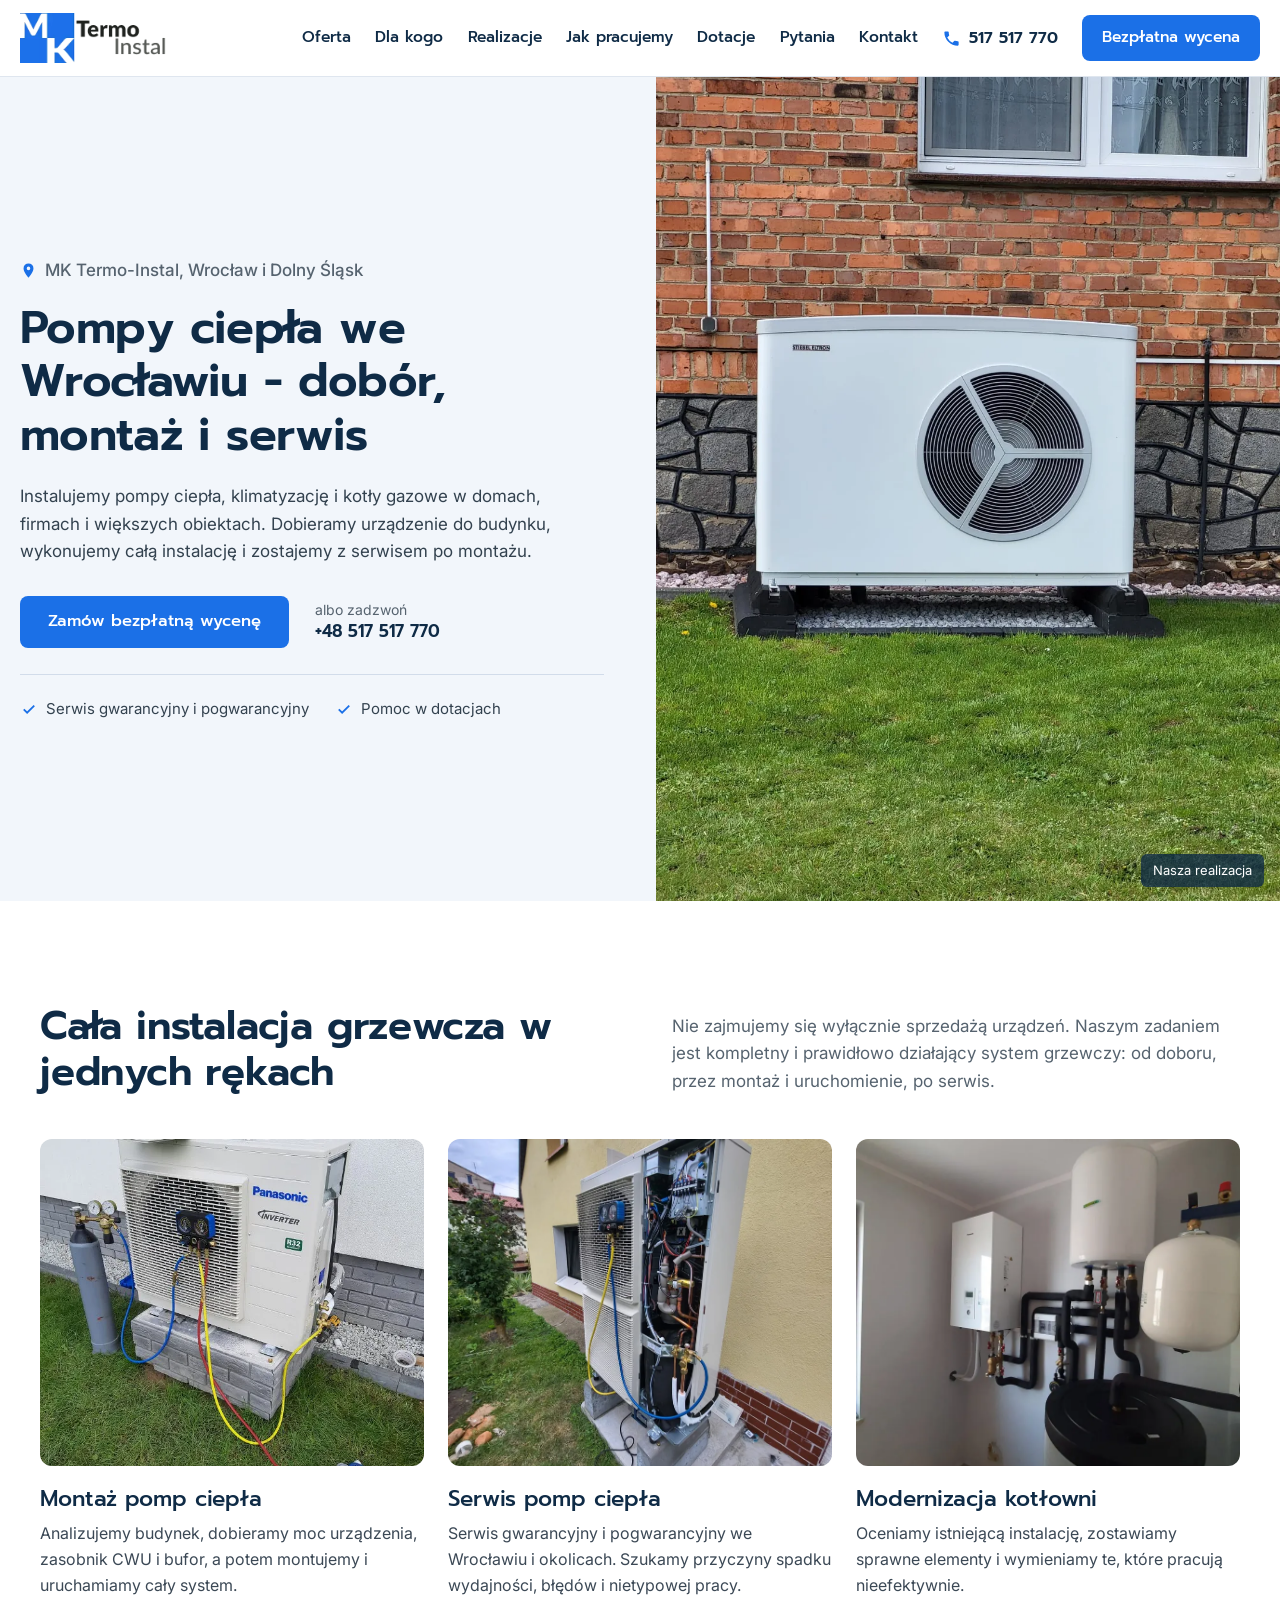
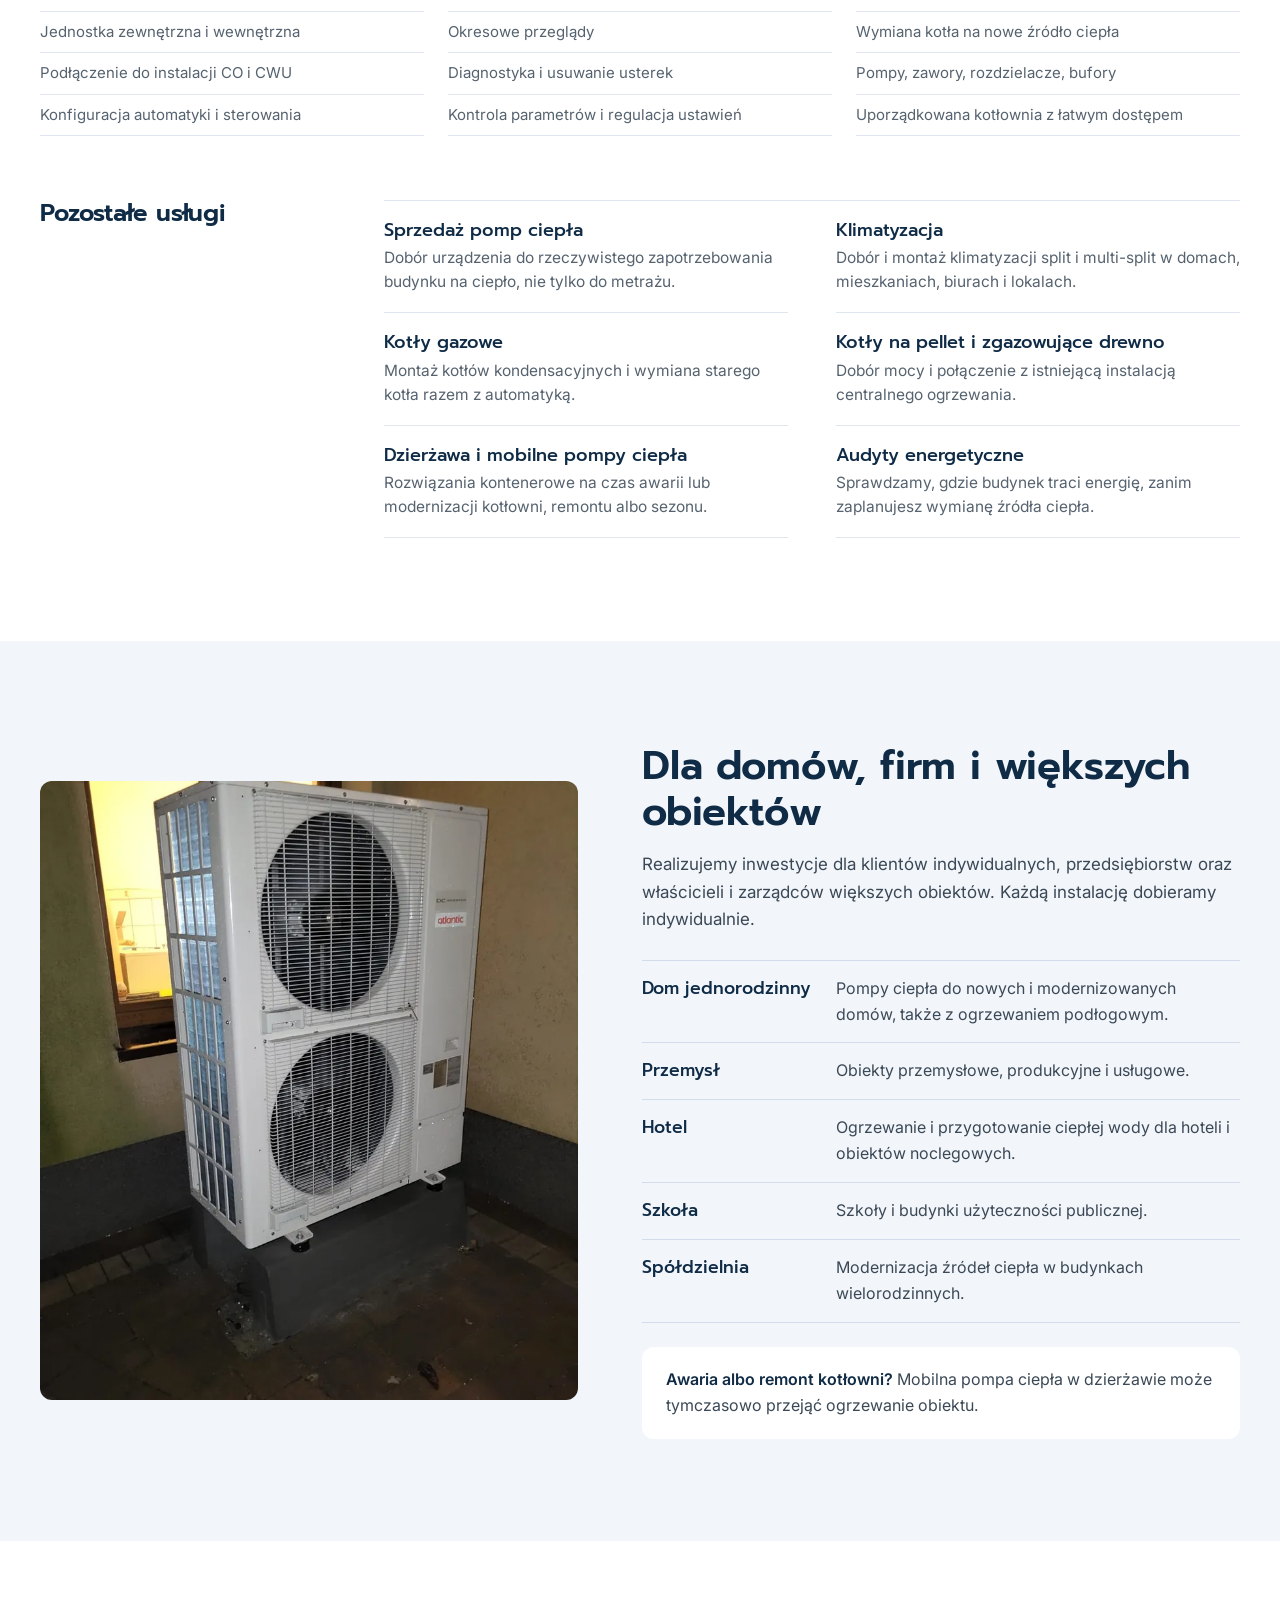
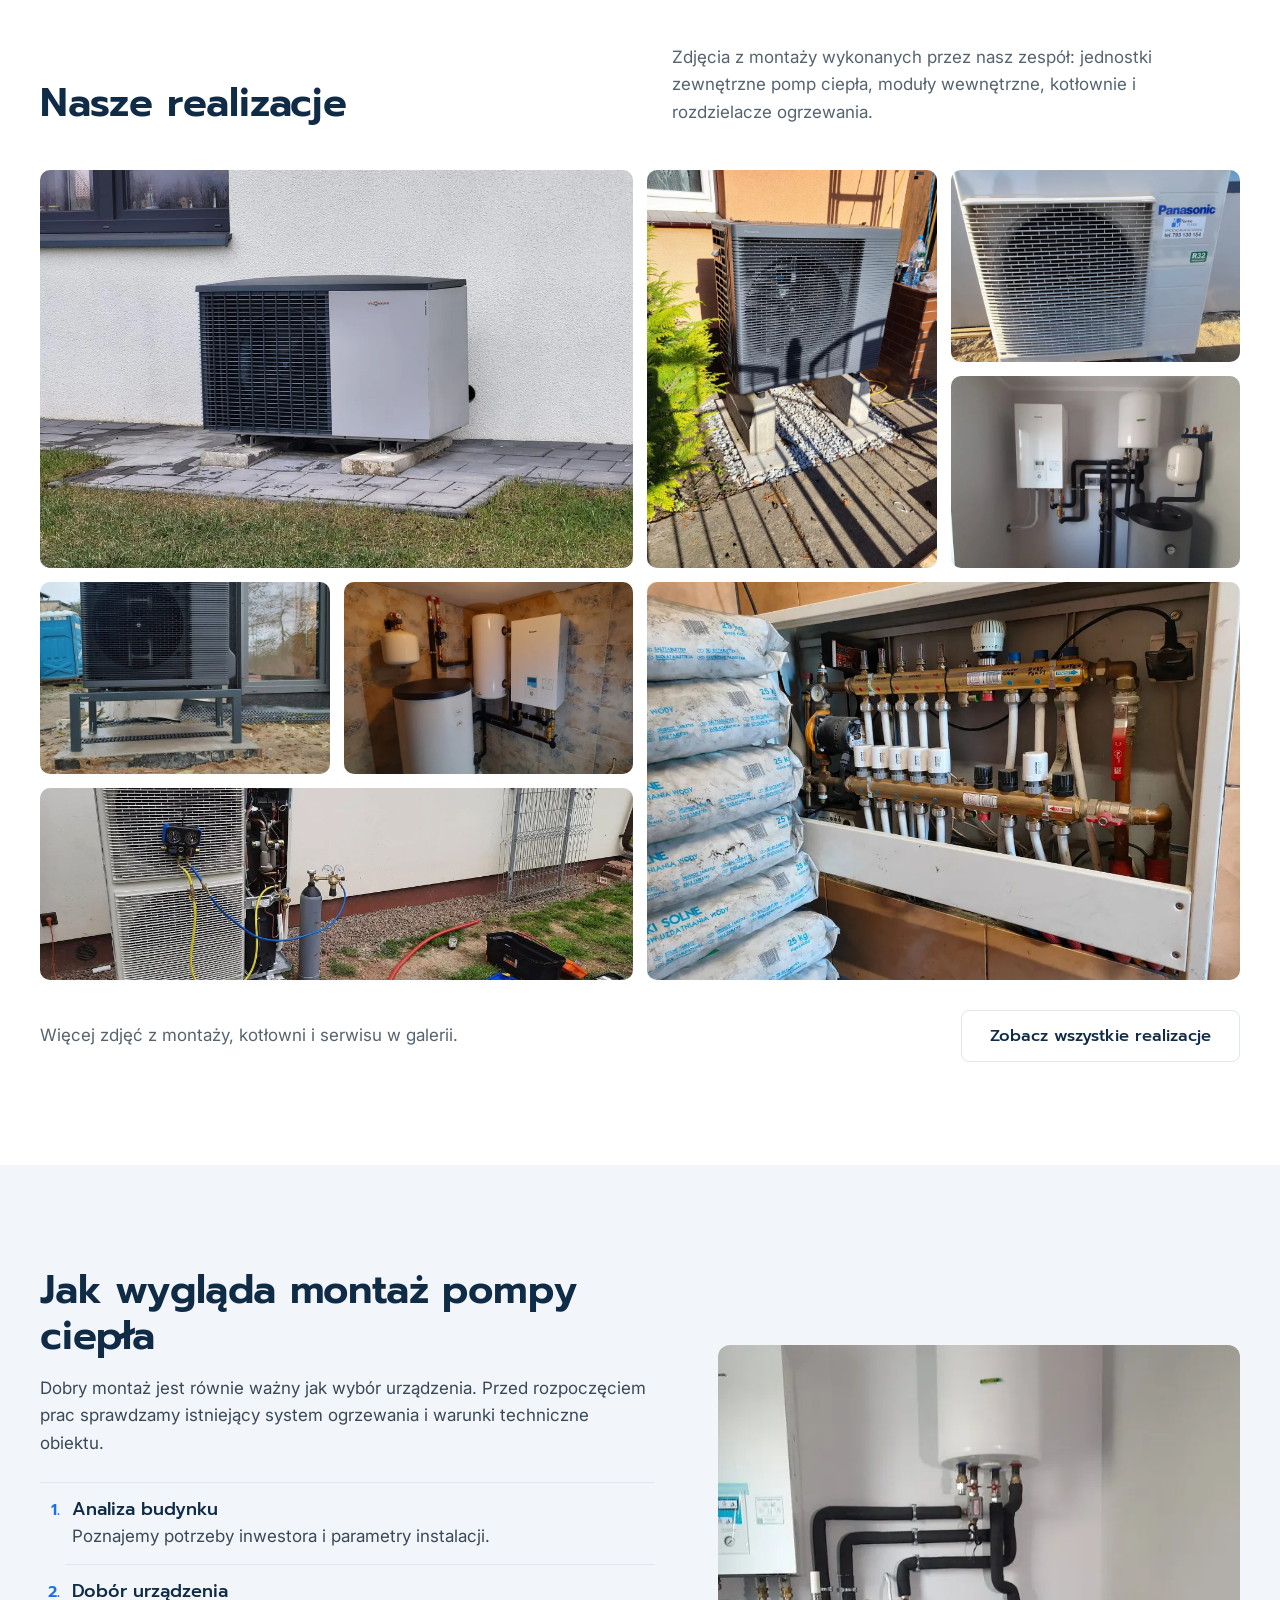
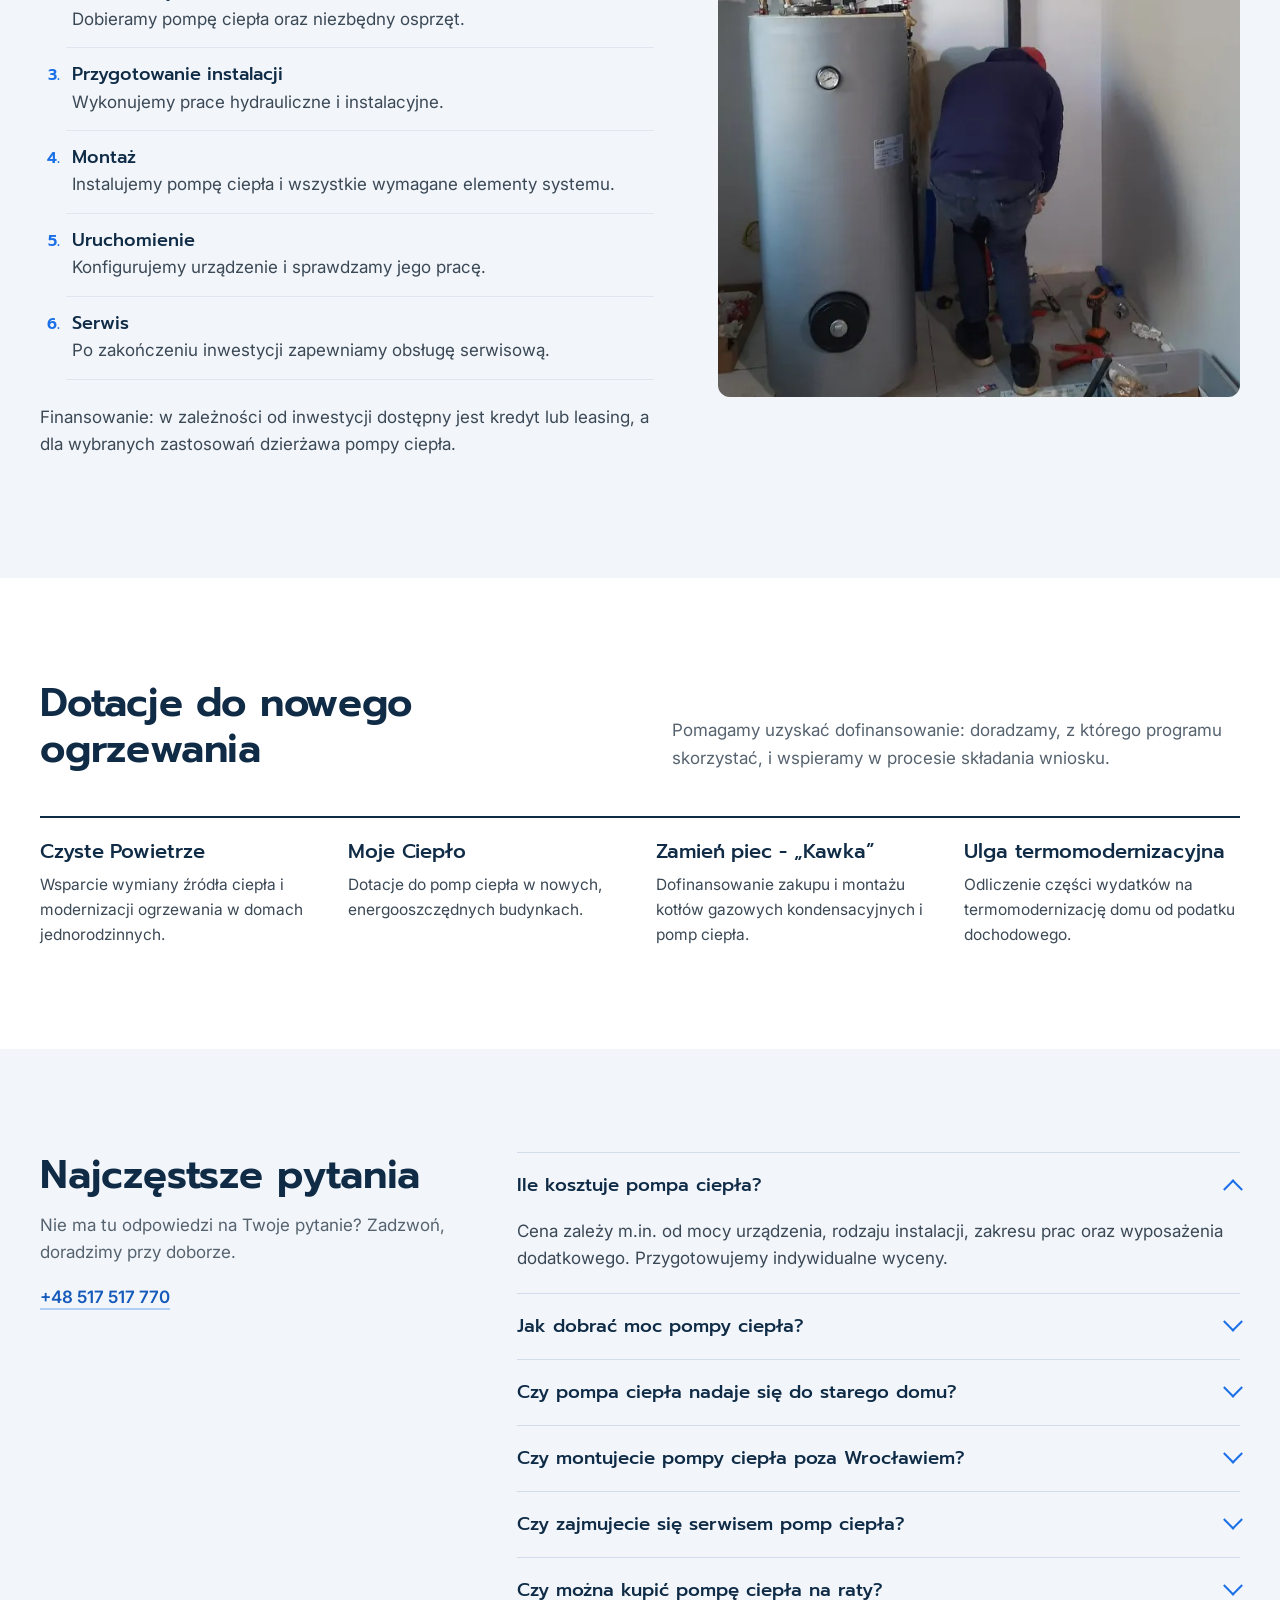
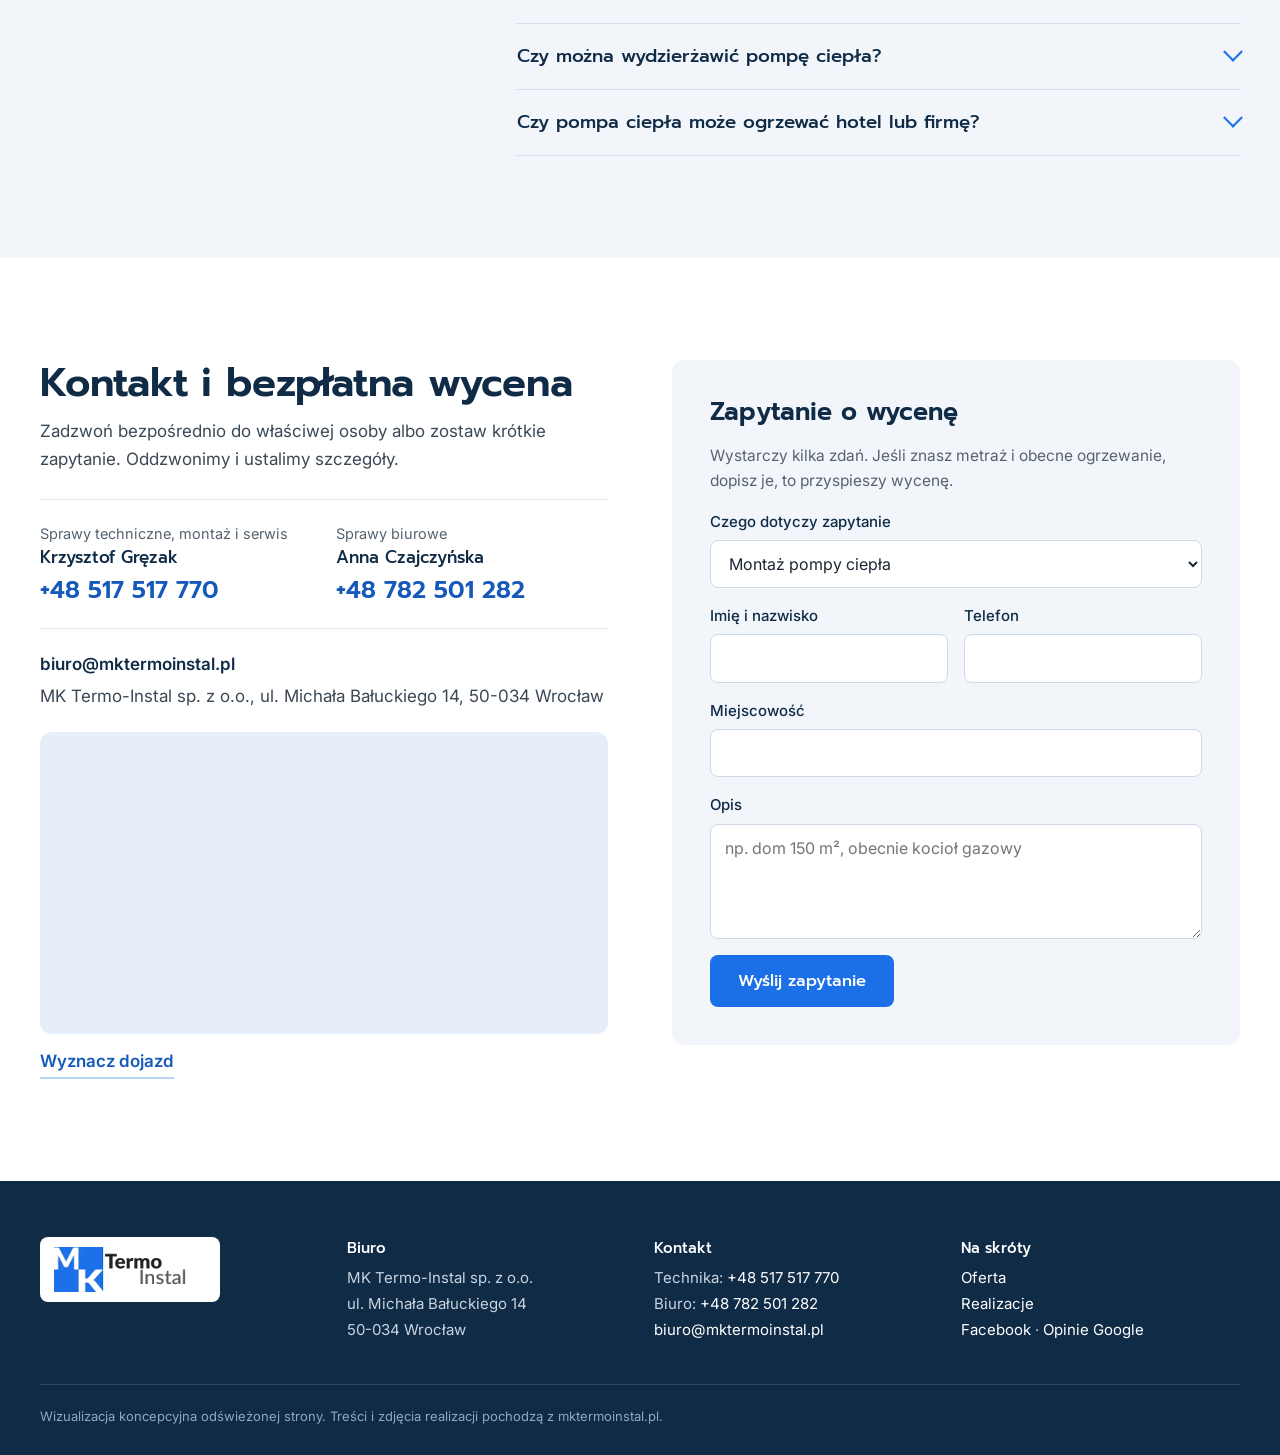
<file: index.html>
<!doctype html>
<html lang="pl">
<head>
<meta charset="utf-8">
<meta name="viewport" content="width=device-width, initial-scale=1, viewport-fit=cover">
<meta name="robots" content="noindex, nofollow">
<title>Pompy ciepła Wrocław - montaż, serwis i sprzedaż | MK Termo-Instal</title>
<meta name="description" content="MK Termo-Instal sp. z o.o. z Wrocławia: dobór, montaż i serwis pomp ciepła, klimatyzacja, kotły gazowe i modernizacja kotłowni. Wrocław i Dolny Śląsk.">
<meta name="theme-color" content="#ffffff">
<link rel="preconnect" href="https://fonts.googleapis.com">
<link rel="preconnect" href="https://fonts.gstatic.com" crossorigin>
<link href="https://fonts.googleapis.com/css2?family=Prompt:wght@400;500;600&family=Inter:wght@400;500;600&display=swap" rel="stylesheet">
<link rel="preload" as="image" href="img/hero.webp">
<link rel="icon" href="img/logo.png">
<link rel="stylesheet" href="style.css">
</head>
<body>
<!-- Wizualizacja koncepcyjna odswiezonej strony glownej (bezplatny podglad). Tresci i zdjecia z realizacji pochodza z mktermoinstal.pl (stan 29.10.2026). -->
<header class="top">
  <div class="top-in">
    <a href="#start" class="logo" aria-label="MK Termo-Instal - strona główna"><img src="img/logo.png" alt="MK Termo-Instal" width="416" height="124"></a>
    <nav class="nav" id="nav" aria-label="Menu główne">
      <a href="#oferta">Oferta</a>
      <a href="#obiekty">Dla kogo</a>
      <a href="#realizacje">Realizacje</a>
      <a href="#montaz">Jak pracujemy</a>
      <a href="#dotacje">Dotacje</a>
      <a href="#pytania">Pytania</a>
      <a href="#kontakt">Kontakt</a>
      <a href="tel:+48517517770" class="nav-tel">Zadzwoń: +48 517 517 770</a>
    </nav>
    <a href="tel:+48517517770" class="top-tel" aria-label="Zadzwoń: +48 517 517 770">
      <svg viewBox="0 0 24 24" aria-hidden="true"><path d="M6.6 10.8a15.1 15.1 0 0 0 6.6 6.6l2.2-2.2a1 1 0 0 1 1-.25 11.4 11.4 0 0 0 3.6.57 1 1 0 0 1 1 1V20a1 1 0 0 1-1 1A17 17 0 0 1 3 4a1 1 0 0 1 1-1h3.5a1 1 0 0 1 1 1c0 1.25.2 2.45.57 3.57a1 1 0 0 1-.25 1z"/></svg>
      <span>517 517 770</span>
    </a>
    <a href="#kontakt" class="btn top-btn">Bezpłatna wycena</a>
    <button class="burger" id="burger" aria-label="Otwórz menu" aria-expanded="false" aria-controls="nav"><span></span><span></span><span></span></button>
  </div>
</header>

<main>
<section class="hero" id="start">
  <figure class="hero-foto">
    <img src="img/hero.webp" alt="Pompa ciepła powietrze-woda zamontowana przez MK Termo-Instal przy domu z cegły" width="1050" height="1400" fetchpriority="high">
    <figcaption>Nasza realizacja</figcaption>
  </figure>
  <div class="hero-in">
    <p class="hero-adres"><svg viewBox="0 0 24 24" aria-hidden="true"><path d="M12 2a7 7 0 0 0-7 7c0 5.2 7 13 7 13s7-7.8 7-13a7 7 0 0 0-7-7zm0 9.5A2.5 2.5 0 1 1 12 6.5a2.5 2.5 0 0 1 0 5z"/></svg>MK Termo-Instal, Wrocław i Dolny Śląsk</p>
    <h1>Pompy ciepła we Wrocławiu - dobór, montaż i serwis</h1>
    <p class="lead">Instalujemy pompy ciepła, klimatyzację i kotły gazowe w domach, firmach i większych obiektach. Dobieramy urządzenie do budynku, wykonujemy całą instalację i zostajemy z serwisem po montażu.</p>
    <div class="hero-cta" data-pasek>
      <a href="#kontakt" class="btn">Zamów bezpłatną wycenę</a>
      <a href="tel:+48517517770" class="hero-tel"><span>albo zadzwoń</span><b>+48 517 517 770</b></a>
    </div>
    <ul class="hero-fakty">
      <li><svg viewBox="0 0 24 24" aria-hidden="true"><path d="M5 12.5l4.5 4.5L19 7.5"/></svg>Serwis gwarancyjny i pogwarancyjny</li>
      <li><svg viewBox="0 0 24 24" aria-hidden="true"><path d="M5 12.5l4.5 4.5L19 7.5"/></svg>Pomoc w dotacjach</li>
    </ul>
  </div>
</section>

<section class="sekcja" id="oferta">
  <div class="wrap">
    <div class="sek-glowa">
      <h2>Cała instalacja grzewcza w jednych rękach</h2>
      <p>Nie zajmujemy się wyłącznie sprzedażą urządzeń. Naszym zadaniem jest kompletny i prawidłowo działający system grzewczy: od doboru, przez montaż i uruchomienie, po serwis.</p>
    </div>
    <div class="uslugi">
      <article class="usl">
        <div class="usl-foto"><img src="img/montaz.webp" alt="Montaż pompy ciepła Panasonic - podłączenie manometrów i pompy próżniowej" width="600" height="800" loading="lazy"></div>
        <h3>Montaż pomp ciepła</h3>
        <p>Analizujemy budynek, dobieramy moc urządzenia, zasobnik CWU i bufor, a potem montujemy i uruchamiamy cały system.</p>
        <ul>
          <li>Jednostka zewnętrzna i wewnętrzna</li>
          <li>Podłączenie do instalacji CO i CWU</li>
          <li>Konfiguracja automatyki i sterowania</li>
        </ul>
      </article>
      <article class="usl">
        <div class="usl-foto"><img src="img/serwis.webp" alt="Serwis pompy ciepła - otwarta jednostka zewnętrzna podczas przeglądu" width="825" height="1100" loading="lazy"></div>
        <h3>Serwis pomp ciepła</h3>
        <p>Serwis gwarancyjny i pogwarancyjny we Wrocławiu i okolicach. Szukamy przyczyny spadku wydajności, błędów i nietypowej pracy.</p>
        <ul>
          <li>Okresowe przeglądy</li>
          <li>Diagnostyka i usuwanie usterek</li>
          <li>Kontrola parametrów i regulacja ustawień</li>
        </ul>
      </article>
      <article class="usl">
        <div class="usl-foto"><img src="img/kotlownia.webp" alt="Zmodernizowana kotłownia z modułem pompy ciepła, zasobnikiem i naczyniem wzbiorczym" width="800" height="800" loading="lazy"></div>
        <h3>Modernizacja kotłowni</h3>
        <p>Oceniamy istniejącą instalację, zostawiamy sprawne elementy i wymieniamy te, które pracują nieefektywnie.</p>
        <ul>
          <li>Wymiana kotła na nowe źródło ciepła</li>
          <li>Pompy, zawory, rozdzielacze, bufory</li>
          <li>Uporządkowana kotłownia z łatwym dostępem</li>
        </ul>
      </article>
    </div>

    <div class="pozostale">
      <h3>Pozostałe usługi</h3>
      <dl class="pozostale-l">
        <div><dt>Sprzedaż pomp ciepła</dt><dd>Dobór urządzenia do rzeczywistego zapotrzebowania budynku na ciepło, nie tylko do metrażu.</dd></div>
        <div><dt>Klimatyzacja</dt><dd>Dobór i montaż klimatyzacji split i multi-split w domach, mieszkaniach, biurach i lokalach.</dd></div>
        <div><dt>Kotły gazowe</dt><dd>Montaż kotłów kondensacyjnych i wymiana starego kotła razem z automatyką.</dd></div>
        <div><dt>Kotły na pellet i zgazowujące drewno</dt><dd>Dobór mocy i połączenie z istniejącą instalacją centralnego ogrzewania.</dd></div>
        <div><dt>Dzierżawa i mobilne pompy ciepła</dt><dd>Rozwiązania kontenerowe na czas awarii lub modernizacji kotłowni, remontu albo sezonu.</dd></div>
        <div><dt>Audyty energetyczne</dt><dd>Sprawdzamy, gdzie budynek traci energię, zanim zaplanujesz wymianę źródła ciepła.</dd></div>
      </dl>
    </div>
  </div>
</section>

<section class="sekcja jasna" id="obiekty">
  <div class="wrap obiekty-in">
    <figure class="obiekty-foto"><img src="img/obiekty.webp" alt="Duża jednostka zewnętrzna pompy ciepła zamontowana na podeście" width="825" height="1100" loading="lazy"></figure>
    <div class="obiekty-txt">
      <h2>Dla domów, firm i większych obiektów</h2>
      <p>Realizujemy inwestycje dla klientów indywidualnych, przedsiębiorstw oraz właścicieli i zarządców większych obiektów. Każdą instalację dobieramy indywidualnie.</p>
      <dl class="typy">
        <div><dt>Dom jednorodzinny</dt><dd>Pompy ciepła do nowych i modernizowanych domów, także z ogrzewaniem podłogowym.</dd></div>
        <div><dt>Przemysł</dt><dd>Obiekty przemysłowe, produkcyjne i usługowe.</dd></div>
        <div><dt>Hotel</dt><dd>Ogrzewanie i przygotowanie ciepłej wody dla hoteli i obiektów noclegowych.</dd></div>
        <div><dt>Szkoła</dt><dd>Szkoły i budynki użyteczności publicznej.</dd></div>
        <div><dt>Spółdzielnia</dt><dd>Modernizacja źródeł ciepła w budynkach wielorodzinnych.</dd></div>
      </dl>
      <p class="ramka-info"><b>Awaria albo remont kotłowni?</b> Mobilna pompa ciepła w dzierżawie może tymczasowo przejąć ogrzewanie obiektu.</p>
    </div>
  </div>
</section>

<section class="sekcja" id="realizacje">
  <div class="wrap">
    <div class="sek-glowa">
      <h2>Nasze realizacje</h2>
      <p>Zdjęcia z montaży wykonanych przez nasz zespół: jednostki zewnętrzne pomp ciepła, moduły wewnętrzne, kotłownie i rozdzielacze ogrzewania.</p>
    </div>
    <div class="galeria">
      <a href="realizacje.html" class="g-duze"><img src="img/g-viessmann.webp" alt="Pompa ciepła przy jasnej elewacji domu jednorodzinnego" width="1100" height="825" loading="lazy"></a>
      <a href="realizacje.html" class="g-wys"><img src="img/g-ciemna.webp" alt="Grafitowa jednostka pompy ciepła na fundamencie przy domu" width="825" height="1100" loading="lazy"></a>
      <a href="realizacje.html"><img src="img/g-panasonic.webp" alt="Jednostka Panasonic z naklejką serwisową MK Termo-Instal" width="800" height="800" loading="lazy"></a>
      <a href="realizacje.html"><img src="img/g-modul.webp" alt="Moduł wewnętrzny pompy ciepła z zasobnikiem CWU" width="800" height="800" loading="lazy"></a>
      <a href="realizacje.html"><img src="img/g-stelaz.webp" alt="Pompa ciepła na stalowym stelażu przy nowym budynku" width="800" height="800" loading="lazy"></a>
      <a href="realizacje.html"><img src="img/g-kotlownia2.webp" alt="Kotłownia z zasobnikiem i modułem hydraulicznym" width="800" height="800" loading="lazy"></a>
      <a href="realizacje.html" class="g-duze"><img src="img/g-rozdzielacz.webp" alt="Rozdzielacz ogrzewania podłogowego w trakcie montażu" width="1000" height="750" loading="lazy"></a>
      <a href="realizacje.html" class="g-szer"><img src="img/g-montaz.webp" alt="Montaż jednostki zewnętrznej pompy ciepła - narzędzia i manometry przy urządzeniu" width="1067" height="800" loading="lazy"></a>
    </div>
    <div class="gal-dol">
      <p>Więcej zdjęć z montaży, kotłowni i serwisu w galerii.</p>
      <a href="realizacje.html" class="btn btn-jasny">Zobacz wszystkie realizacje</a>
    </div>
  </div>
</section>

<section class="sekcja jasna" id="montaz">
  <div class="wrap proces-in">
    <div class="proces-txt">
      <h2>Jak wygląda montaż pompy ciepła</h2>
      <p>Dobry montaż jest równie ważny jak wybór urządzenia. Przed rozpoczęciem prac sprawdzamy istniejący system ogrzewania i warunki techniczne obiektu.</p>
      <ol class="kroki">
        <li><b>Analiza budynku</b><span>Poznajemy potrzeby inwestora i parametry instalacji.</span></li>
        <li><b>Dobór urządzenia</b><span>Dobieramy pompę ciepła oraz niezbędny osprzęt.</span></li>
        <li><b>Przygotowanie instalacji</b><span>Wykonujemy prace hydrauliczne i instalacyjne.</span></li>
        <li><b>Montaż</b><span>Instalujemy pompę ciepła i wszystkie wymagane elementy systemu.</span></li>
        <li><b>Uruchomienie</b><span>Konfigurujemy urządzenie i sprawdzamy jego pracę.</span></li>
        <li><b>Serwis</b><span>Po zakończeniu inwestycji zapewniamy obsługę serwisową.</span></li>
      </ol>
      <p class="finans">Finansowanie: w zależności od inwestycji dostępny jest kredyt lub leasing, a dla wybranych zastosowań dzierżawa pompy ciepła.</p>
    </div>
    <figure class="proces-foto"><img src="img/proces.webp" alt="Instalator MK Termo-Instal podłącza zasobnik CWU w kotłowni" width="800" height="800" loading="lazy"></figure>
  </div>
</section>

<section class="sekcja" id="dotacje">
  <div class="wrap">
    <div class="sek-glowa">
      <h2>Dotacje do nowego ogrzewania</h2>
      <p>Pomagamy uzyskać dofinansowanie: doradzamy, z którego programu skorzystać, i wspieramy w procesie składania wniosku.</p>
    </div>
    <div class="programy">
      <div><h3>Czyste Powietrze</h3><p>Wsparcie wymiany źródła ciepła i modernizacji ogrzewania w domach jednorodzinnych.</p></div>
      <div><h3>Moje Ciepło</h3><p>Dotacje do pomp ciepła w nowych, energooszczędnych budynkach.</p></div>
      <div><h3>Zamień piec - „Kawka”</h3><p>Dofinansowanie zakupu i montażu kotłów gazowych kondensacyjnych i pomp ciepła.</p></div>
      <div><h3>Ulga termomodernizacyjna</h3><p>Odliczenie części wydatków na termomodernizację domu od podatku dochodowego.</p></div>
    </div>
  </div>
</section>

<section class="sekcja jasna" id="pytania">
  <div class="wrap faq-in">
    <div>
      <h2>Najczęstsze pytania</h2>
      <p>Nie ma tu odpowiedzi na Twoje pytanie? Zadzwoń, doradzimy przy doborze.</p>
      <a href="tel:+48517517770" class="lnk">+48 517 517 770</a>
    </div>
    <div class="faq">
      <details open><summary>Ile kosztuje pompa ciepła?</summary><p>Cena zależy m.in. od mocy urządzenia, rodzaju instalacji, zakresu prac oraz wyposażenia dodatkowego. Przygotowujemy indywidualne wyceny.</p></details>
      <details><summary>Jak dobrać moc pompy ciepła?</summary><p>Moc powinna być dobrana do rzeczywistego zapotrzebowania budynku na ciepło. Nie warto dobierać urządzenia wyłącznie na podstawie powierzchni domu.</p></details>
      <details><summary>Czy pompa ciepła nadaje się do starego domu?</summary><p>Tak. Pompa ciepła może być zastosowana również w modernizowanych budynkach, jednak przed montażem należy przeanalizować izolację budynku i istniejącą instalację grzewczą.</p></details>
      <details><summary>Czy montujecie pompy ciepła poza Wrocławiem?</summary><p>Tak. Realizujemy instalacje pomp ciepła we Wrocławiu i na terenie Dolnego Śląska.</p></details>
      <details><summary>Czy zajmujecie się serwisem pomp ciepła?</summary><p>Tak. Oferujemy serwis gwarancyjny i pogwarancyjny.</p></details>
      <details><summary>Czy można kupić pompę ciepła na raty?</summary><p>W zależności od inwestycji dostępne mogą być rozwiązania finansowe w formie kredytu lub leasingu.</p></details>
      <details><summary>Czy można wydzierżawić pompę ciepła?</summary><p>Tak. Oferujemy dzierżawę pomp ciepła dla wybranych zastosowań, w tym rozwiązania mobilne i kontenerowe.</p></details>
      <details><summary>Czy pompa ciepła może ogrzewać hotel lub firmę?</summary><p>Tak. Pompy ciepła mogą być stosowane również w większych obiektach. W takich przypadkach konieczny jest indywidualny dobór rozwiązania.</p></details>
    </div>
  </div>
</section>

<section class="sekcja" id="kontakt">
  <div class="wrap kontakt-in">
    <div class="kontakt-dane">
      <h2>Kontakt i bezpłatna wycena</h2>
      <p>Zadzwoń bezpośrednio do właściwej osoby albo zostaw krótkie zapytanie. Oddzwonimy i ustalimy szczegóły.</p>
      <div class="osoby">
        <div class="osoba"><span>Sprawy techniczne, montaż i serwis</span><b>Krzysztof Gręzak</b><a href="tel:+48517517770">+48 517 517 770</a></div>
        <div class="osoba"><span>Sprawy biurowe</span><b>Anna Czajczyńska</b><a href="tel:+48782501282">+48 782 501 282</a></div>
      </div>
      <div class="dane-l">
        <a href="mailto:biuro@mktermoinstal.pl">biuro@mktermoinstal.pl</a>
        <span>MK Termo-Instal sp. z o.o., ul. Michała Bałuckiego 14, 50-034 Wrocław</span>
      </div>
      <div class="mapa">
        <iframe title="Mapa: ul. Michała Bałuckiego 14, Wrocław" src="https://www.openstreetmap.org/export/embed.html?bbox=17.0197%2C51.0991%2C17.0357%2C51.1052&amp;layer=mapnik&amp;marker=51.10218%2C17.02772"></iframe>
      </div>
      <a href="https://www.google.com/maps/dir/?api=1&amp;destination=Micha%C5%82a+Ba%C5%82uckiego+14%2C+50-034+Wroc%C5%82aw" class="lnk" target="_blank" rel="noopener" style="display:inline-block;margin-top:14px">Wyznacz dojazd</a>
    </div>
    <form class="form" id="form" novalidate>
      <h3>Zapytanie o wycenę</h3>
      <p>Wystarczy kilka zdań. Jeśli znasz metraż i obecne ogrzewanie, dopisz je, to przyspieszy wycenę.</p>
      <label>Czego dotyczy zapytanie
        <select name="temat">
          <option>Montaż pompy ciepła</option>
          <option>Serwis pompy ciepła</option>
          <option>Klimatyzacja</option>
          <option>Kocioł gazowy lub modernizacja kotłowni</option>
          <option>Dzierżawa lub mobilna pompa ciepła</option>
          <option>Dotacje</option>
          <option>Inne</option>
        </select>
      </label>
      <div class="dwa">
        <label>Imię i nazwisko<input name="imie" autocomplete="name" required></label>
        <label>Telefon<input name="tel" type="tel" autocomplete="tel" inputmode="tel" required></label>
      </div>
      <label>Miejscowość<input name="miejsce" autocomplete="address-level2"></label>
      <label>Opis<textarea name="tresc" rows="4" placeholder="np. dom 150 m², obecnie kocioł gazowy" required></textarea></label>
      <button class="btn" type="submit">Wyślij zapytanie</button>
      <p class="form-info" id="form-info" role="status"></p>
    </form>
  </div>
</section>
</main>

<footer class="stopka">
  <div class="wrap">
    <div class="stopka-g">
      <img src="img/logo.png" alt="MK Termo-Instal" class="stopka-logo" width="416" height="124" loading="lazy">
      <p><b>Biuro</b>MK Termo-Instal sp. z o.o.<br>ul. Michała Bałuckiego 14<br>50-034 Wrocław</p>
      <p><b>Kontakt</b>Technika: <a href="tel:+48517517770">+48 517 517 770</a><br>Biuro: <a href="tel:+48782501282">+48 782 501 282</a><br><a href="mailto:biuro@mktermoinstal.pl">biuro@mktermoinstal.pl</a></p>
      <p><b>Na skróty</b><a href="#oferta">Oferta</a><br><a href="realizacje.html">Realizacje</a><br><a href="https://www.facebook.com/mktermoinstal/" target="_blank" rel="noopener">Facebook</a> · <a href="http://search.google.com/local/reviews?placeid=ChIJQyIzJKXpD0cRmKyHPTW1uv8" target="_blank" rel="noopener">Opinie Google</a></p>
    </div>
    <p class="koncept">Wizualizacja koncepcyjna odświeżonej strony. Treści i zdjęcia realizacji pochodzą z mktermoinstal.pl.</p>
  </div>
</footer>

<div class="mob" id="mob">
  <a href="tel:+48517517770" class="mob-tel">Zadzwoń</a>
  <a href="#kontakt" class="mob-cta">Bezpłatna wycena</a>
</div>

<script src="app.js"></script>
</body>
</html>
</file>
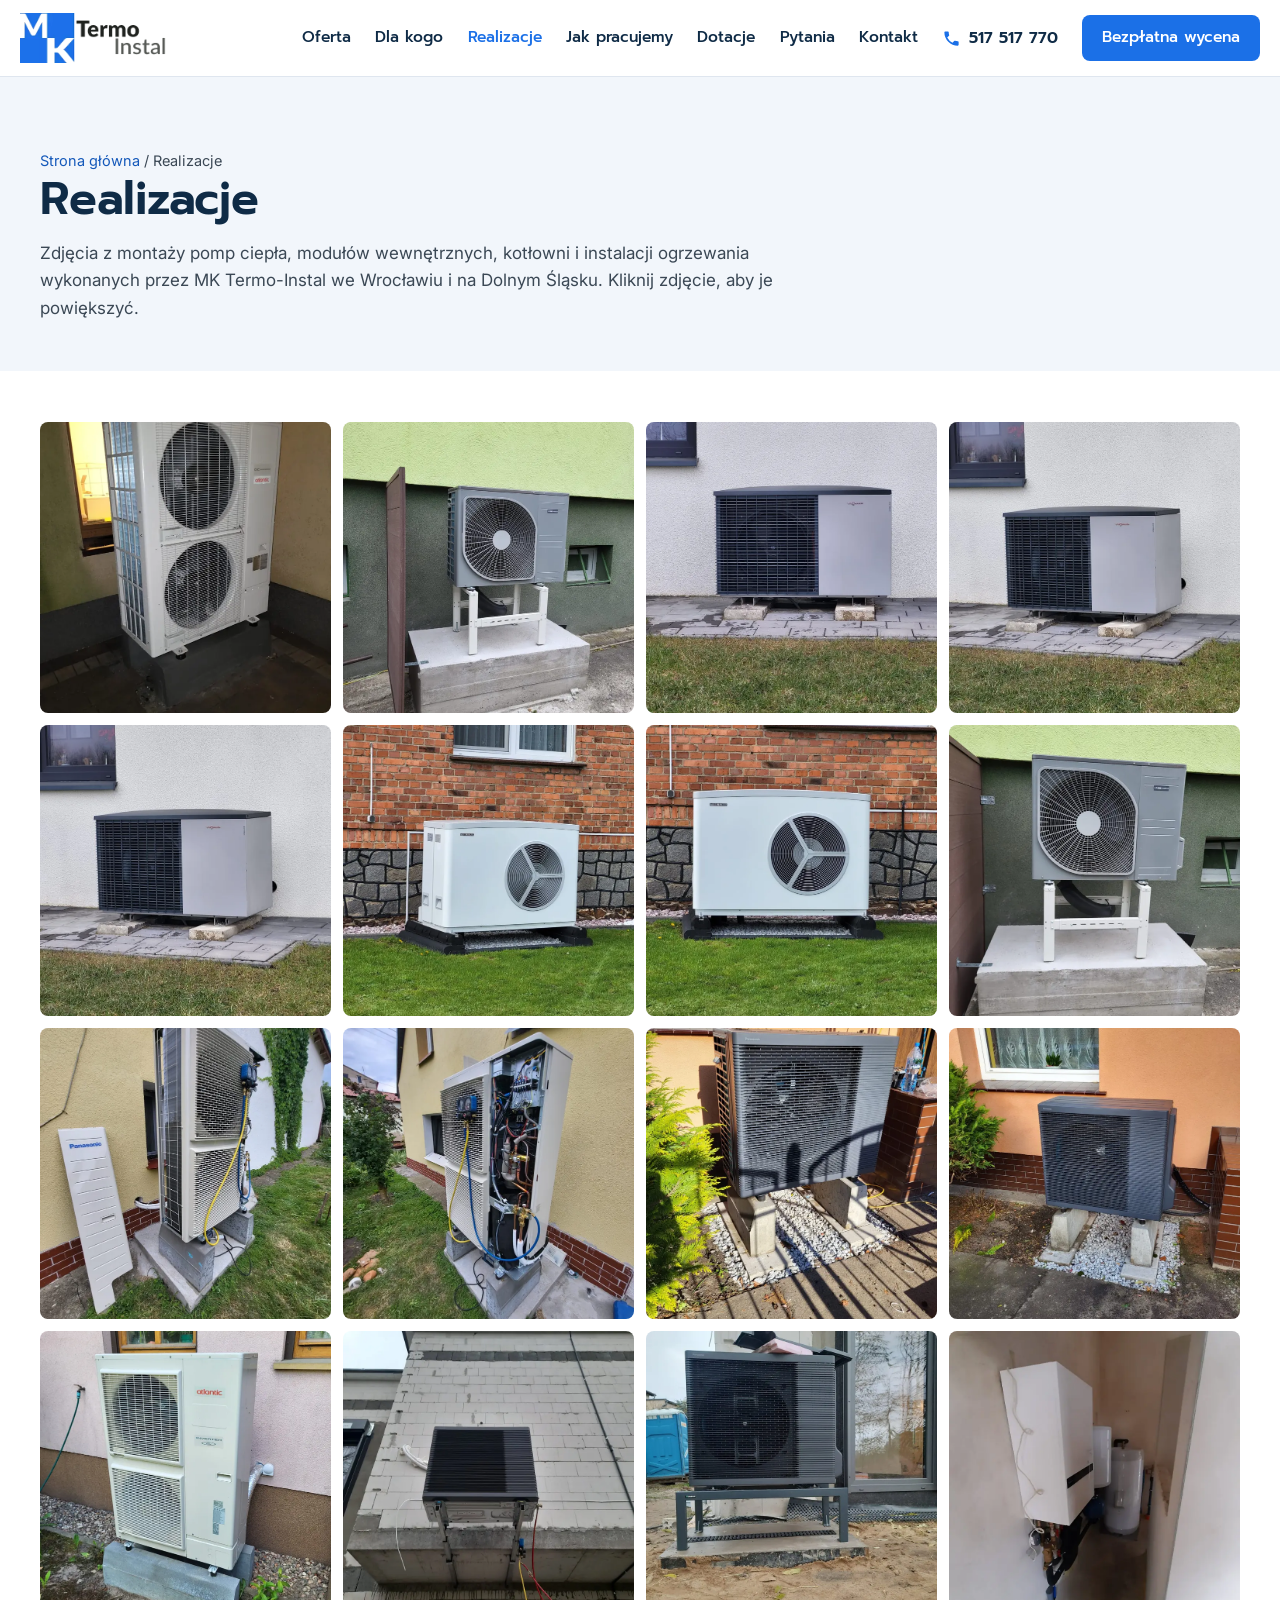
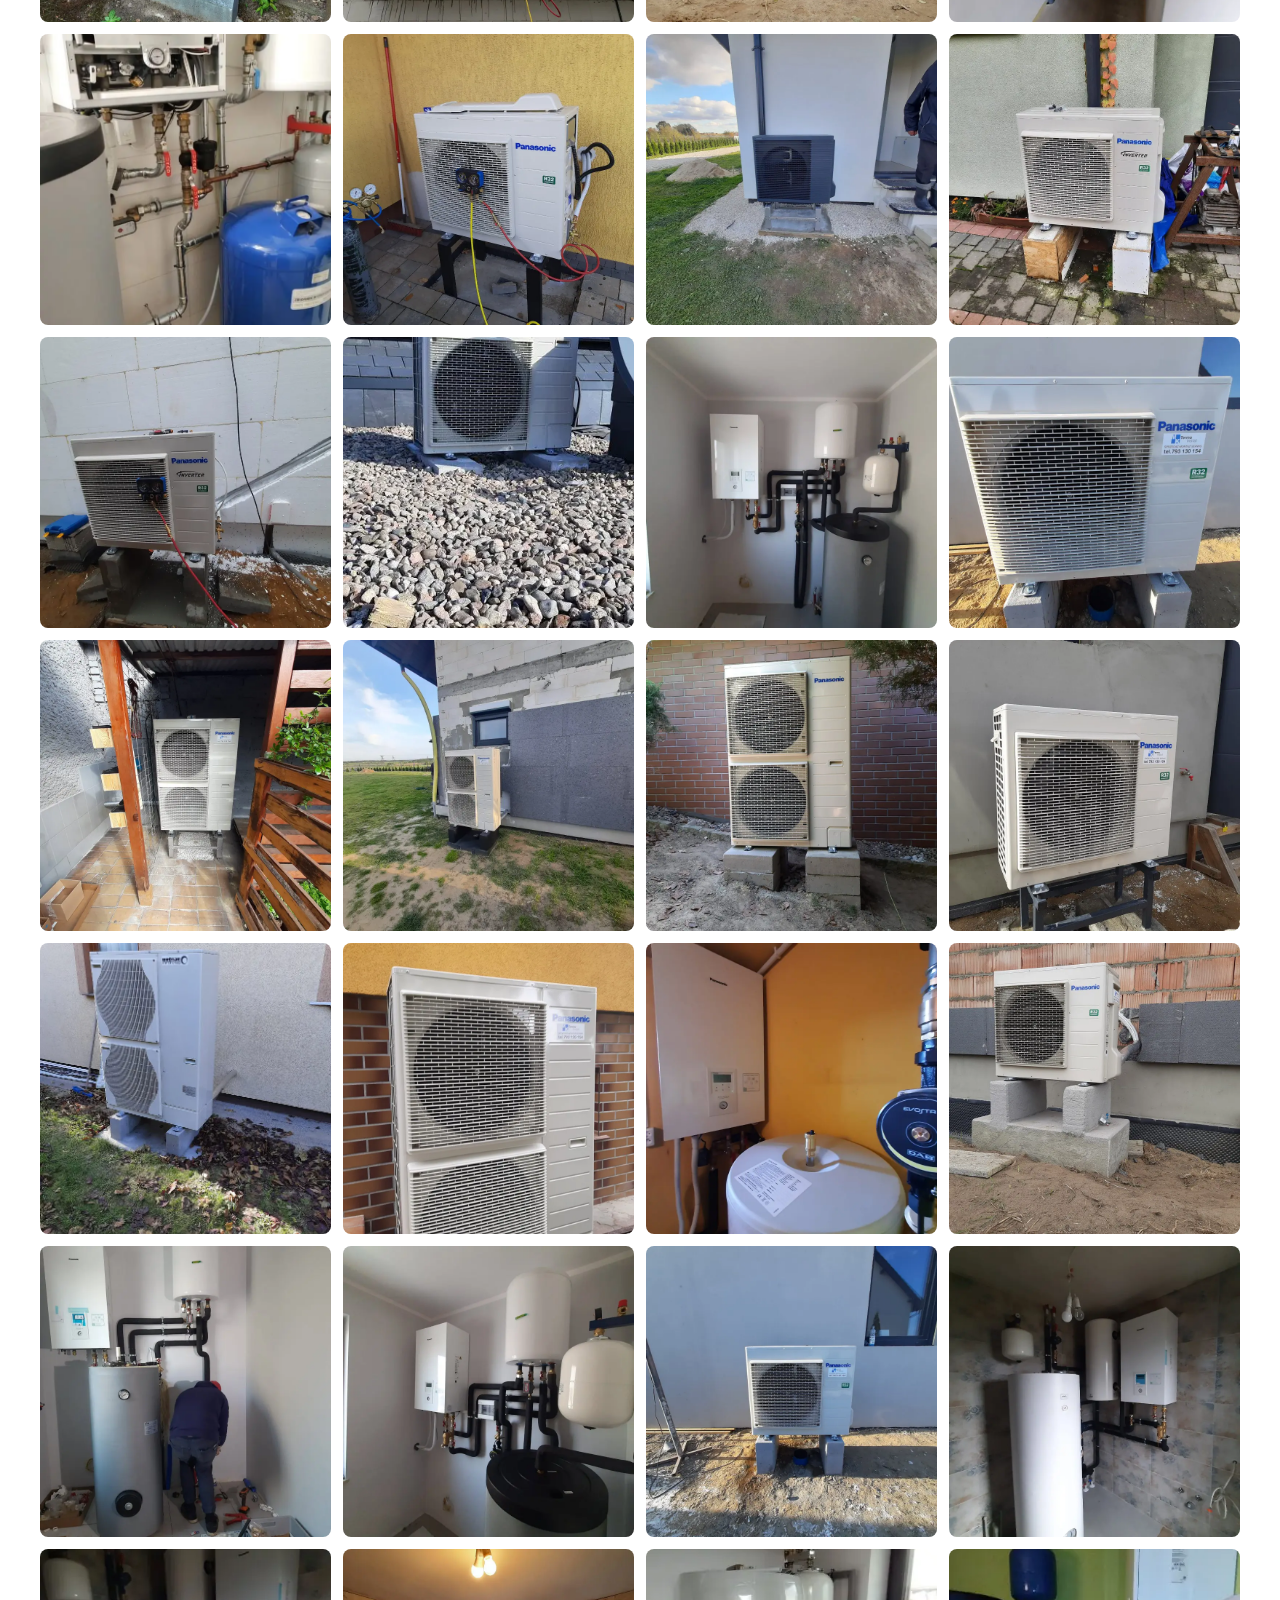
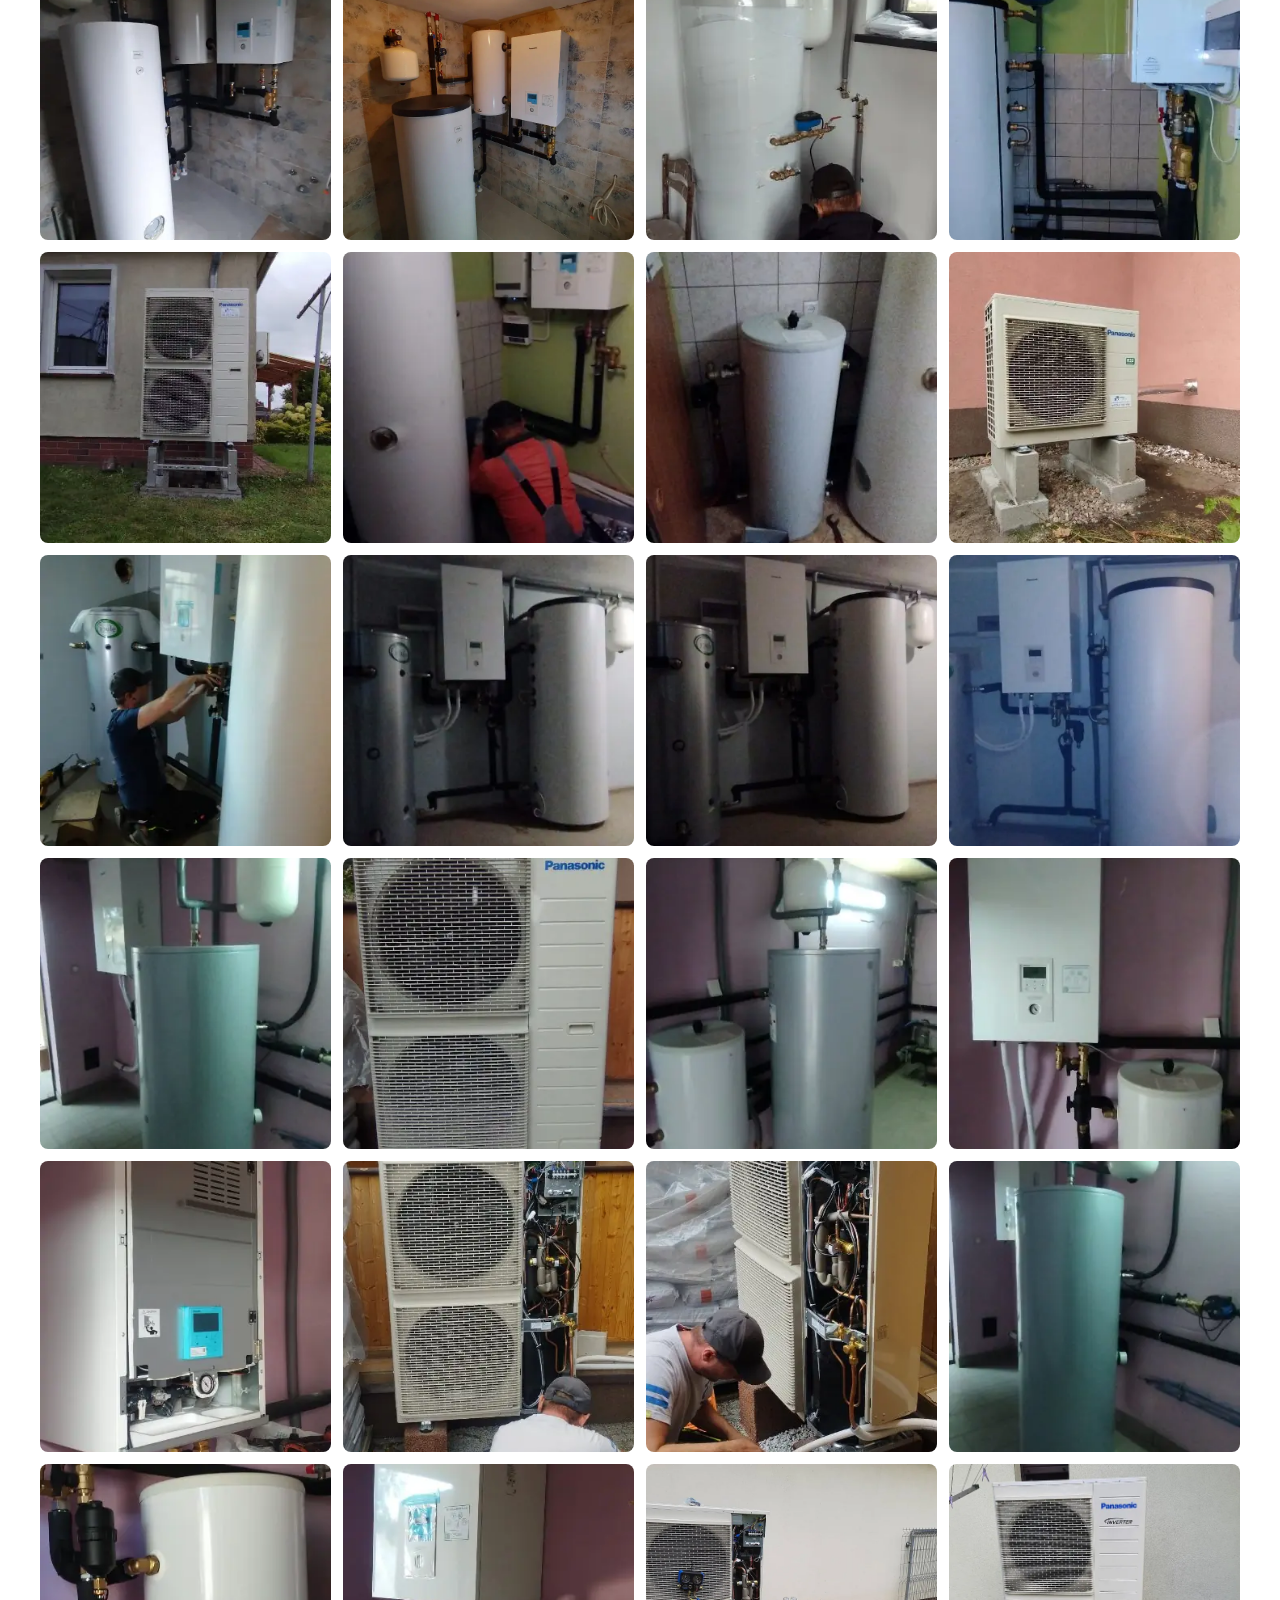
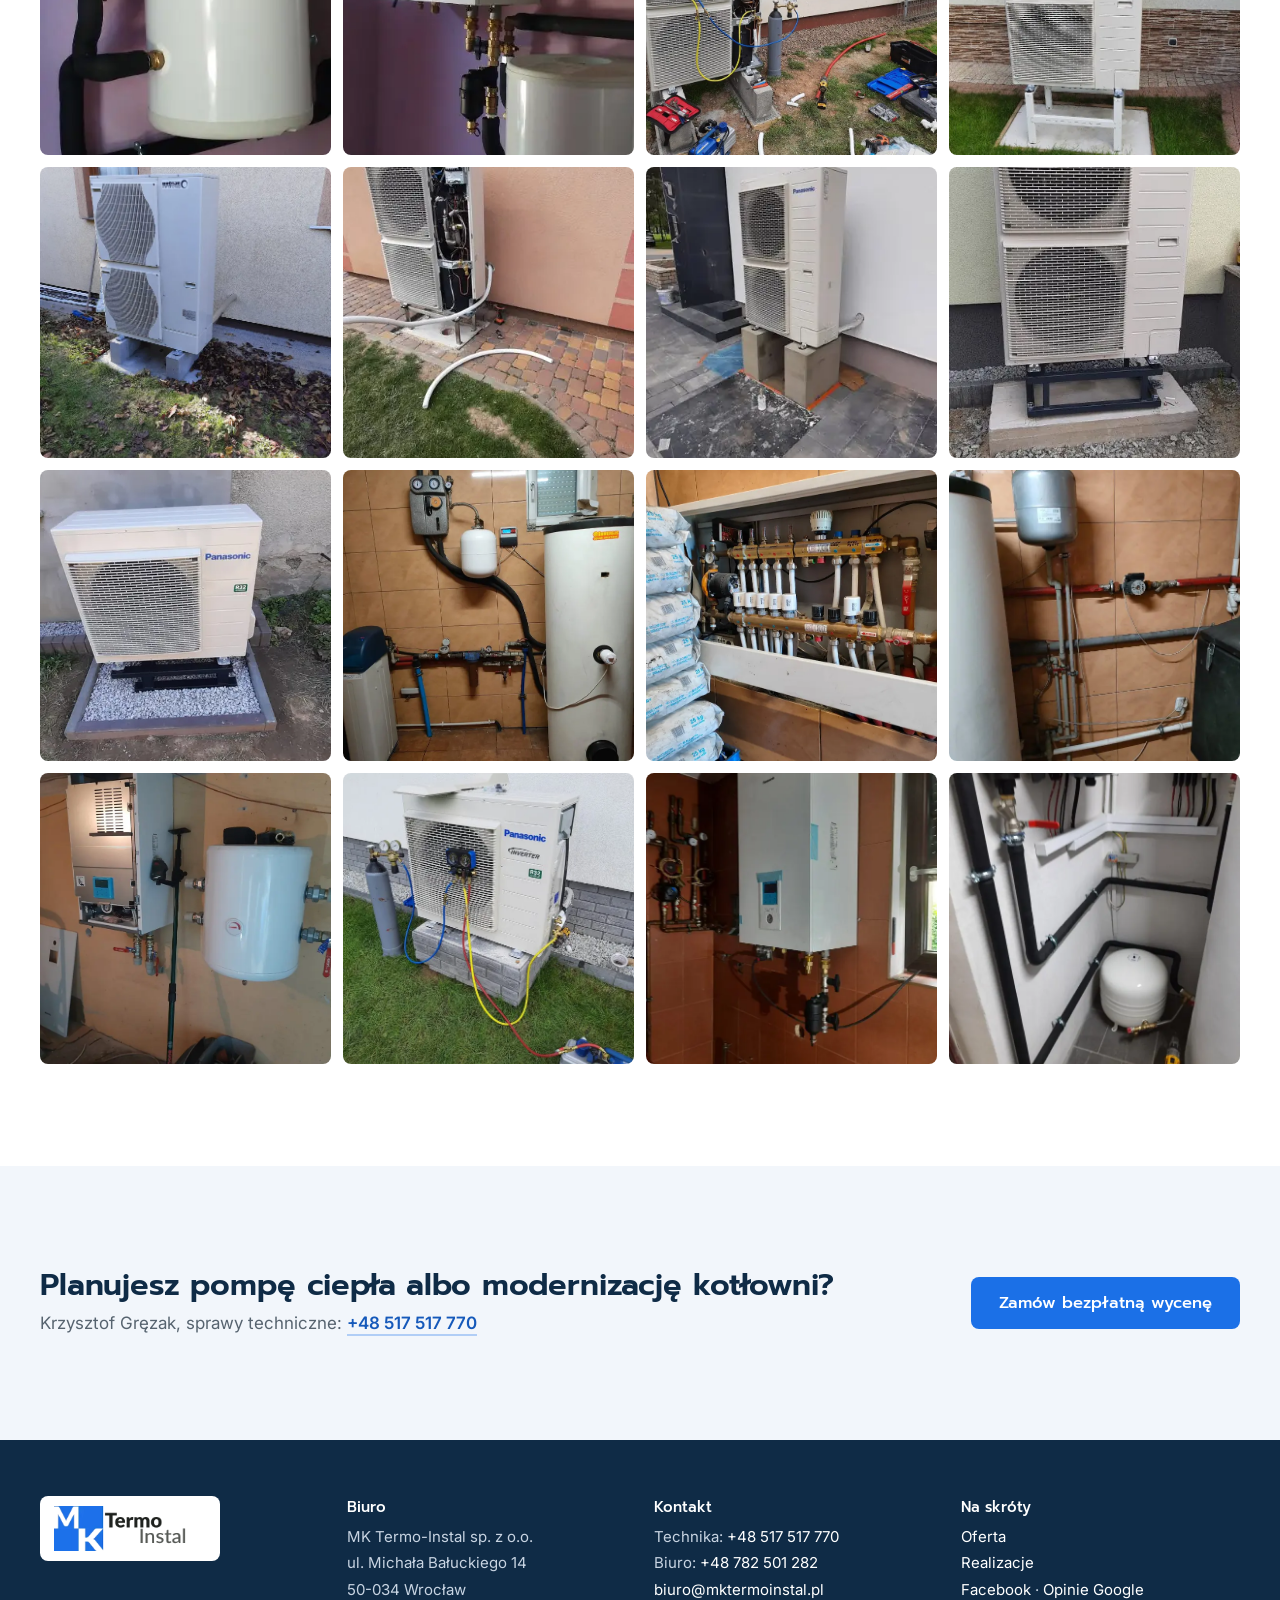
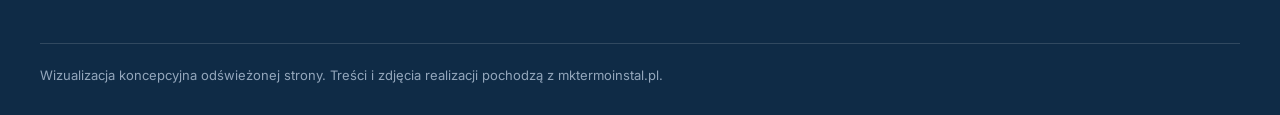
<file: realizacje.html>
<!doctype html>
<html lang="pl">
<head>
<meta charset="utf-8">
<meta name="viewport" content="width=device-width, initial-scale=1, viewport-fit=cover">
<meta name="robots" content="noindex, nofollow">
<title>Realizacje - pompy ciepła i kotłownie | MK Termo-Instal</title>
<meta name="description" content="MK Termo-Instal sp. z o.o. z Wrocławia: dobór, montaż i serwis pomp ciepła, klimatyzacja, kotły gazowe i modernizacja kotłowni. Wrocław i Dolny Śląsk.">
<meta name="theme-color" content="#ffffff">
<link rel="preconnect" href="https://fonts.googleapis.com">
<link rel="preconnect" href="https://fonts.gstatic.com" crossorigin>
<link href="https://fonts.googleapis.com/css2?family=Prompt:wght@400;500;600&family=Inter:wght@400;500;600&display=swap" rel="stylesheet">
<link rel="icon" href="img/logo.png">
<link rel="stylesheet" href="style.css">
</head>
<body>
<!-- Wizualizacja koncepcyjna odswiezonej strony glownej (bezplatny podglad). Tresci i zdjecia z realizacji pochodza z mktermoinstal.pl (stan 29.10.2026). -->
<header class="top">
  <div class="top-in">
    <a href="index.html" class="logo" aria-label="MK Termo-Instal - strona główna"><img src="img/logo.png" alt="MK Termo-Instal" width="416" height="124"></a>
    <nav class="nav" id="nav" aria-label="Menu główne">
      <a href="index.html#oferta">Oferta</a>
      <a href="index.html#obiekty">Dla kogo</a>
      <a href="realizacje.html" aria-current="page">Realizacje</a>
      <a href="index.html#montaz">Jak pracujemy</a>
      <a href="index.html#dotacje">Dotacje</a>
      <a href="index.html#pytania">Pytania</a>
      <a href="index.html#kontakt">Kontakt</a>
      <a href="tel:+48517517770" class="nav-tel">Zadzwoń: +48 517 517 770</a>
    </nav>
    <a href="tel:+48517517770" class="top-tel" aria-label="Zadzwoń: +48 517 517 770">
      <svg viewBox="0 0 24 24" aria-hidden="true"><path d="M6.6 10.8a15.1 15.1 0 0 0 6.6 6.6l2.2-2.2a1 1 0 0 1 1-.25 11.4 11.4 0 0 0 3.6.57 1 1 0 0 1 1 1V20a1 1 0 0 1-1 1A17 17 0 0 1 3 4a1 1 0 0 1 1-1h3.5a1 1 0 0 1 1 1c0 1.25.2 2.45.57 3.57a1 1 0 0 1-.25 1z"/></svg>
      <span>517 517 770</span>
    </a>
    <a href="index.html#kontakt" class="btn top-btn">Bezpłatna wycena</a>
    <button class="burger" id="burger" aria-label="Otwórz menu" aria-expanded="false" aria-controls="nav"><span></span><span></span><span></span></button>
  </div>
</header>

<main>
<section class="pod-glowa">
  <div class="wrap">
    <p class="okruchy"><a href="index.html">Strona główna</a> / Realizacje</p>
    <h1 data-pasek>Realizacje</h1>
    <p>Zdjęcia z montaży pomp ciepła, modułów wewnętrznych, kotłowni i instalacji ogrzewania wykonanych przez MK Termo-Instal we Wrocławiu i na Dolnym Śląsku. Kliknij zdjęcie, aby je powiększyć.</p>
  </div>
</section>
<section class="sekcja" style="padding-top:clamp(32px,4vw,56px)">
  <div class="wrap">
    <div class="siatka-r">
      <button type="button" aria-label="Powiększ zdjęcie 1"><img src="img/r/72.webp" alt="Realizacja MK Termo-Instal - zdjęcie 1" width="750" height="1000" loading="lazy"></button>
      <button type="button" aria-label="Powiększ zdjęcie 2"><img src="img/r/71.webp" alt="Realizacja MK Termo-Instal - zdjęcie 2" width="750" height="1000" loading="lazy"></button>
      <button type="button" aria-label="Powiększ zdjęcie 3"><img src="img/r/70.webp" alt="Realizacja MK Termo-Instal - zdjęcie 3" width="750" height="1000" loading="lazy"></button>
      <button type="button" aria-label="Powiększ zdjęcie 4"><img src="img/r/69.webp" alt="Realizacja MK Termo-Instal - zdjęcie 4" width="1000" height="750" loading="lazy"></button>
      <button type="button" aria-label="Powiększ zdjęcie 5"><img src="img/r/68.webp" alt="Realizacja MK Termo-Instal - zdjęcie 5" width="1000" height="750" loading="lazy"></button>
      <button type="button" aria-label="Powiększ zdjęcie 6"><img src="img/r/67.webp" alt="Realizacja MK Termo-Instal - zdjęcie 6" width="750" height="1000" loading="lazy"></button>
      <button type="button" aria-label="Powiększ zdjęcie 7"><img src="img/r/66.webp" alt="Realizacja MK Termo-Instal - zdjęcie 7" width="750" height="1000" loading="lazy"></button>
      <button type="button" aria-label="Powiększ zdjęcie 8"><img src="img/r/65.webp" alt="Realizacja MK Termo-Instal - zdjęcie 8" width="750" height="1000" loading="lazy"></button>
      <button type="button" aria-label="Powiększ zdjęcie 9"><img src="img/r/64.webp" alt="Realizacja MK Termo-Instal - zdjęcie 9" width="750" height="1000" loading="lazy"></button>
      <button type="button" aria-label="Powiększ zdjęcie 10"><img src="img/r/63.webp" alt="Realizacja MK Termo-Instal - zdjęcie 10" width="750" height="1000" loading="lazy"></button>
      <button type="button" aria-label="Powiększ zdjęcie 11"><img src="img/r/62.webp" alt="Realizacja MK Termo-Instal - zdjęcie 11" width="750" height="1000" loading="lazy"></button>
      <button type="button" aria-label="Powiększ zdjęcie 12"><img src="img/r/61.webp" alt="Realizacja MK Termo-Instal - zdjęcie 12" width="750" height="1000" loading="lazy"></button>
      <button type="button" aria-label="Powiększ zdjęcie 13"><img src="img/r/60.webp" alt="Realizacja MK Termo-Instal - zdjęcie 13" width="750" height="1000" loading="lazy"></button>
      <button type="button" aria-label="Powiększ zdjęcie 14"><img src="img/r/59.webp" alt="Realizacja MK Termo-Instal - zdjęcie 14" width="800" height="800" loading="lazy"></button>
      <button type="button" aria-label="Powiększ zdjęcie 15"><img src="img/r/58.webp" alt="Realizacja MK Termo-Instal - zdjęcie 15" width="800" height="800" loading="lazy"></button>
      <button type="button" aria-label="Powiększ zdjęcie 16"><img src="img/r/57.webp" alt="Realizacja MK Termo-Instal - zdjęcie 16" width="800" height="800" loading="lazy"></button>
      <button type="button" aria-label="Powiększ zdjęcie 17"><img src="img/r/56.webp" alt="Realizacja MK Termo-Instal - zdjęcie 17" width="603" height="800" loading="lazy"></button>
      <button type="button" aria-label="Powiększ zdjęcie 18"><img src="img/r/55.webp" alt="Realizacja MK Termo-Instal - zdjęcie 18" width="800" height="800" loading="lazy"></button>
      <button type="button" aria-label="Powiększ zdjęcie 19"><img src="img/r/54.webp" alt="Realizacja MK Termo-Instal - zdjęcie 19" width="800" height="800" loading="lazy"></button>
      <button type="button" aria-label="Powiększ zdjęcie 20"><img src="img/r/53.webp" alt="Realizacja MK Termo-Instal - zdjęcie 20" width="1000" height="750" loading="lazy"></button>
      <button type="button" aria-label="Powiększ zdjęcie 21"><img src="img/r/52.webp" alt="Realizacja MK Termo-Instal - zdjęcie 21" width="1000" height="750" loading="lazy"></button>
      <button type="button" aria-label="Powiększ zdjęcie 22"><img src="img/r/51.webp" alt="Realizacja MK Termo-Instal - zdjęcie 22" width="369" height="800" loading="lazy"></button>
      <button type="button" aria-label="Powiększ zdjęcie 23"><img src="img/r/50.webp" alt="Realizacja MK Termo-Instal - zdjęcie 23" width="800" height="800" loading="lazy"></button>
      <button type="button" aria-label="Powiększ zdjęcie 24"><img src="img/r/49.webp" alt="Realizacja MK Termo-Instal - zdjęcie 24" width="800" height="800" loading="lazy"></button>
      <button type="button" aria-label="Powiększ zdjęcie 25"><img src="img/r/48.webp" alt="Realizacja MK Termo-Instal - zdjęcie 25" width="800" height="800" loading="lazy"></button>
      <button type="button" aria-label="Powiększ zdjęcie 26"><img src="img/r/47.webp" alt="Realizacja MK Termo-Instal - zdjęcie 26" width="800" height="800" loading="lazy"></button>
      <button type="button" aria-label="Powiększ zdjęcie 27"><img src="img/r/46.webp" alt="Realizacja MK Termo-Instal - zdjęcie 27" width="800" height="800" loading="lazy"></button>
      <button type="button" aria-label="Powiększ zdjęcie 28"><img src="img/r/45.webp" alt="Realizacja MK Termo-Instal - zdjęcie 28" width="800" height="800" loading="lazy"></button>
      <button type="button" aria-label="Powiększ zdjęcie 29"><img src="img/r/44.webp" alt="Realizacja MK Termo-Instal - zdjęcie 29" width="600" height="800" loading="lazy"></button>
      <button type="button" aria-label="Powiększ zdjęcie 30"><img src="img/r/43.webp" alt="Realizacja MK Termo-Instal - zdjęcie 30" width="800" height="800" loading="lazy"></button>
      <button type="button" aria-label="Powiększ zdjęcie 31"><img src="img/r/42.webp" alt="Realizacja MK Termo-Instal - zdjęcie 31" width="800" height="800" loading="lazy"></button>
      <button type="button" aria-label="Powiększ zdjęcie 32"><img src="img/r/41.webp" alt="Realizacja MK Termo-Instal - zdjęcie 32" width="800" height="800" loading="lazy"></button>
      <button type="button" aria-label="Powiększ zdjęcie 33"><img src="img/r/40.webp" alt="Realizacja MK Termo-Instal - zdjęcie 33" width="800" height="800" loading="lazy"></button>
      <button type="button" aria-label="Powiększ zdjęcie 34"><img src="img/r/39.webp" alt="Realizacja MK Termo-Instal - zdjęcie 34" width="800" height="800" loading="lazy"></button>
      <button type="button" aria-label="Powiększ zdjęcie 35"><img src="img/r/38.webp" alt="Realizacja MK Termo-Instal - zdjęcie 35" width="800" height="800" loading="lazy"></button>
      <button type="button" aria-label="Powiększ zdjęcie 36"><img src="img/r/37.webp" alt="Realizacja MK Termo-Instal - zdjęcie 36" width="800" height="800" loading="lazy"></button>
      <button type="button" aria-label="Powiększ zdjęcie 37"><img src="img/r/36.webp" alt="Realizacja MK Termo-Instal - zdjęcie 37" width="450" height="800" loading="lazy"></button>
      <button type="button" aria-label="Powiększ zdjęcie 38"><img src="img/r/35.webp" alt="Realizacja MK Termo-Instal - zdjęcie 38" width="800" height="800" loading="lazy"></button>
      <button type="button" aria-label="Powiększ zdjęcie 39"><img src="img/r/34.webp" alt="Realizacja MK Termo-Instal - zdjęcie 39" width="360" height="800" loading="lazy"></button>
      <button type="button" aria-label="Powiększ zdjęcie 40"><img src="img/r/33.webp" alt="Realizacja MK Termo-Instal - zdjęcie 40" width="360" height="800" loading="lazy"></button>
      <button type="button" aria-label="Powiększ zdjęcie 41"><img src="img/r/32.webp" alt="Realizacja MK Termo-Instal - zdjęcie 41" width="360" height="800" loading="lazy"></button>
      <button type="button" aria-label="Powiększ zdjęcie 42"><img src="img/r/31.webp" alt="Realizacja MK Termo-Instal - zdjęcie 42" width="360" height="800" loading="lazy"></button>
      <button type="button" aria-label="Powiększ zdjęcie 43"><img src="img/r/30.webp" alt="Realizacja MK Termo-Instal - zdjęcie 43" width="360" height="800" loading="lazy"></button>
      <button type="button" aria-label="Powiększ zdjęcie 44"><img src="img/r/29.webp" alt="Realizacja MK Termo-Instal - zdjęcie 44" width="360" height="800" loading="lazy"></button>
      <button type="button" aria-label="Powiększ zdjęcie 45"><img src="img/r/28.webp" alt="Realizacja MK Termo-Instal - zdjęcie 45" width="360" height="800" loading="lazy"></button>
      <button type="button" aria-label="Powiększ zdjęcie 46"><img src="img/r/27.webp" alt="Realizacja MK Termo-Instal - zdjęcie 46" width="360" height="800" loading="lazy"></button>
      <button type="button" aria-label="Powiększ zdjęcie 47"><img src="img/r/26.webp" alt="Realizacja MK Termo-Instal - zdjęcie 47" width="1000" height="450" loading="lazy"></button>
      <button type="button" aria-label="Powiększ zdjęcie 48"><img src="img/r/25.webp" alt="Realizacja MK Termo-Instal - zdjęcie 48" width="1000" height="450" loading="lazy"></button>
      <button type="button" aria-label="Powiększ zdjęcie 49"><img src="img/r/24.webp" alt="Realizacja MK Termo-Instal - zdjęcie 49" width="360" height="800" loading="lazy"></button>
      <button type="button" aria-label="Powiększ zdjęcie 50"><img src="img/r/23.webp" alt="Realizacja MK Termo-Instal - zdjęcie 50" width="360" height="800" loading="lazy"></button>
      <button type="button" aria-label="Powiększ zdjęcie 51"><img src="img/r/22.webp" alt="Realizacja MK Termo-Instal - zdjęcie 51" width="360" height="800" loading="lazy"></button>
      <button type="button" aria-label="Powiększ zdjęcie 52"><img src="img/r/21.webp" alt="Realizacja MK Termo-Instal - zdjęcie 52" width="360" height="800" loading="lazy"></button>
      <button type="button" aria-label="Powiększ zdjęcie 53"><img src="img/r/20.webp" alt="Realizacja MK Termo-Instal - zdjęcie 53" width="360" height="800" loading="lazy"></button>
      <button type="button" aria-label="Powiększ zdjęcie 54"><img src="img/r/19.webp" alt="Realizacja MK Termo-Instal - zdjęcie 54" width="360" height="800" loading="lazy"></button>
      <button type="button" aria-label="Powiększ zdjęcie 55"><img src="img/r/18.webp" alt="Realizacja MK Termo-Instal - zdjęcie 55" width="360" height="800" loading="lazy"></button>
      <button type="button" aria-label="Powiększ zdjęcie 56"><img src="img/r/17.webp" alt="Realizacja MK Termo-Instal - zdjęcie 56" width="360" height="800" loading="lazy"></button>
      <button type="button" aria-label="Powiększ zdjęcie 57"><img src="img/r/16.webp" alt="Realizacja MK Termo-Instal - zdjęcie 57" width="360" height="800" loading="lazy"></button>
      <button type="button" aria-label="Powiększ zdjęcie 58"><img src="img/r/15.webp" alt="Realizacja MK Termo-Instal - zdjęcie 58" width="360" height="800" loading="lazy"></button>
      <button type="button" aria-label="Powiększ zdjęcie 59"><img src="img/r/14.webp" alt="Realizacja MK Termo-Instal - zdjęcie 59" width="1000" height="750" loading="lazy"></button>
      <button type="button" aria-label="Powiększ zdjęcie 60"><img src="img/r/13.webp" alt="Realizacja MK Termo-Instal - zdjęcie 60" width="600" height="800" loading="lazy"></button>
      <button type="button" aria-label="Powiększ zdjęcie 61"><img src="img/r/12.webp" alt="Realizacja MK Termo-Instal - zdjęcie 61" width="600" height="800" loading="lazy"></button>
      <button type="button" aria-label="Powiększ zdjęcie 62"><img src="img/r/11.webp" alt="Realizacja MK Termo-Instal - zdjęcie 62" width="368" height="800" loading="lazy"></button>
      <button type="button" aria-label="Powiększ zdjęcie 63"><img src="img/r/10.webp" alt="Realizacja MK Termo-Instal - zdjęcie 63" width="368" height="800" loading="lazy"></button>
      <button type="button" aria-label="Powiększ zdjęcie 64"><img src="img/r/09.webp" alt="Realizacja MK Termo-Instal - zdjęcie 64" width="368" height="800" loading="lazy"></button>
      <button type="button" aria-label="Powiększ zdjęcie 65"><img src="img/r/08.webp" alt="Realizacja MK Termo-Instal - zdjęcie 65" width="1000" height="461" loading="lazy"></button>
      <button type="button" aria-label="Powiększ zdjęcie 66"><img src="img/r/07.webp" alt="Realizacja MK Termo-Instal - zdjęcie 66" width="1000" height="750" loading="lazy"></button>
      <button type="button" aria-label="Powiększ zdjęcie 67"><img src="img/r/06.webp" alt="Realizacja MK Termo-Instal - zdjęcie 67" width="1000" height="750" loading="lazy"></button>
      <button type="button" aria-label="Powiększ zdjęcie 68"><img src="img/r/05.webp" alt="Realizacja MK Termo-Instal - zdjęcie 68" width="600" height="800" loading="lazy"></button>
      <button type="button" aria-label="Powiększ zdjęcie 69"><img src="img/r/04.webp" alt="Realizacja MK Termo-Instal - zdjęcie 69" width="1000" height="750" loading="lazy"></button>
      <button type="button" aria-label="Powiększ zdjęcie 70"><img src="img/r/03.webp" alt="Realizacja MK Termo-Instal - zdjęcie 70" width="600" height="800" loading="lazy"></button>
      <button type="button" aria-label="Powiększ zdjęcie 71"><img src="img/r/02.webp" alt="Realizacja MK Termo-Instal - zdjęcie 71" width="600" height="800" loading="lazy"></button>
      <button type="button" aria-label="Powiększ zdjęcie 72"><img src="img/r/01.webp" alt="Realizacja MK Termo-Instal - zdjęcie 72" width="600" height="800" loading="lazy"></button>
    </div>
  </div>
</section>
<section class="sekcja cta-pas">
  <div class="wrap">
    <div>
      <h2>Planujesz pompę ciepła albo modernizację kotłowni?</h2>
      <p>Krzysztof Gręzak, sprawy techniczne: <a href="tel:+48517517770" class="lnk">+48 517 517 770</a></p>
    </div>
    <a href="index.html#kontakt" class="btn">Zamów bezpłatną wycenę</a>
  </div>
</section>
</main>

<dialog class="lb" id="lb" aria-label="Podgląd zdjęcia">
  <img alt="">
  <div class="lb-pas">
    <span id="lb-licz"></span>
    <div class="lb-nav"><button type="button" id="lb-prev">Poprzednie</button><button type="button" id="lb-next">Następne</button><button type="button" id="lb-zamk">Zamknij</button></div>
  </div>
</dialog>

<footer class="stopka">
  <div class="wrap">
    <div class="stopka-g">
      <img src="img/logo.png" alt="MK Termo-Instal" class="stopka-logo" width="416" height="124" loading="lazy">
      <p><b>Biuro</b>MK Termo-Instal sp. z o.o.<br>ul. Michała Bałuckiego 14<br>50-034 Wrocław</p>
      <p><b>Kontakt</b>Technika: <a href="tel:+48517517770">+48 517 517 770</a><br>Biuro: <a href="tel:+48782501282">+48 782 501 282</a><br><a href="mailto:biuro@mktermoinstal.pl">biuro@mktermoinstal.pl</a></p>
      <p><b>Na skróty</b><a href="index.html#oferta">Oferta</a><br><a href="realizacje.html">Realizacje</a><br><a href="https://www.facebook.com/mktermoinstal/" target="_blank" rel="noopener">Facebook</a> · <a href="http://search.google.com/local/reviews?placeid=ChIJQyIzJKXpD0cRmKyHPTW1uv8" target="_blank" rel="noopener">Opinie Google</a></p>
    </div>
    <p class="koncept">Wizualizacja koncepcyjna odświeżonej strony. Treści i zdjęcia realizacji pochodzą z mktermoinstal.pl.</p>
  </div>
</footer>

<div class="mob" id="mob">
  <a href="tel:+48517517770" class="mob-tel">Zadzwoń</a>
  <a href="index.html#kontakt" class="mob-cta">Bezpłatna wycena</a>
</div>

<script src="app.js"></script>
</body>
</html>
</file>
<file: style.css>
:root{
  --tlo:#ffffff;
  --tlo-j:#f2f6fb;
  --tlo-n:#e6eef9;
  --tekst:#1c2733;
  --szary:#56636f;
  --granat:#0f2b46;
  --nieb:#1b70e7;
  --nieb-c:#1559ba;
  --linia:#dfe6ef;
  --r:12px;
  --head:"Prompt",system-ui,sans-serif;
  --sans:"Inter",system-ui,-apple-system,"Segoe UI",sans-serif;
  --top:76px;
}
*{box-sizing:border-box}
html{scroll-behavior:smooth;scroll-padding-top:calc(var(--top) + 8px);-webkit-text-size-adjust:100%}
body{margin:0;background:var(--tlo);color:var(--tekst);font:400 17px/1.62 var(--sans);-webkit-font-smoothing:antialiased;overflow-x:hidden}
img{max-width:100%;display:block}
a{color:inherit}
h1,h2,h3{font-family:var(--head);font-weight:600;color:var(--granat);margin:0;line-height:1.16;letter-spacing:-.005em}
h2{font-size:clamp(28px,3.1vw,40px)}
h3{font-size:20px;font-weight:500}
p{margin:0 0 1em}
figure{margin:0}
strong{font-weight:600}
.wrap{width:min(1200px,100% - 40px);margin:0 auto}
.btn{display:inline-flex;align-items:center;justify-content:center;gap:10px;min-height:52px;padding:0 28px;border-radius:8px;background:var(--nieb);color:#fff;font:500 16.5px/1 var(--head);text-decoration:none;border:0;cursor:pointer;transition:background .2s,transform .15s}
.btn:hover{background:var(--nieb-c)}
.btn:active{transform:scale(.98)}
.btn svg{width:18px;height:18px;fill:none;stroke:currentColor;stroke-width:2}
.btn-jasny{background:#fff;color:var(--granat);border:1.5px solid var(--linia)}
.btn-jasny:hover{background:var(--tlo-j);border-color:#c5d3e4}
.lnk{color:var(--nieb-c);font-weight:600;text-decoration:none;border-bottom:2px solid rgba(27,112,231,.3);padding-bottom:1px}
.lnk:hover{border-color:var(--nieb)}

/* naglowek */
.top{position:sticky;top:0;z-index:50;background:rgba(255,255,255,.95);backdrop-filter:saturate(1.4) blur(10px);-webkit-backdrop-filter:saturate(1.4) blur(10px);border-bottom:1px solid var(--linia)}
.top-in{height:var(--top);width:min(1320px,100% - 40px);margin:0 auto;display:flex;align-items:center;gap:24px}
.logo{flex:0 0 auto}
.logo img{height:50px;width:auto}
.nav{margin-left:auto;display:flex;align-items:center;gap:clamp(16px,1.9vw,30px);white-space:nowrap}
.nav a{text-decoration:none;font:500 15.5px/1 var(--head);color:var(--granat)}
.nav a:hover,.nav a[aria-current]{color:var(--nieb)}
.nav .nav-tel{display:none}
.top-tel{display:inline-flex;align-items:center;gap:8px;text-decoration:none;font:600 16px/1 var(--head);color:var(--granat);white-space:nowrap}
.top-tel svg{width:19px;height:19px;fill:var(--nieb)}
.top-tel:hover{color:var(--nieb)}
.top-btn{min-height:46px;padding:0 20px;font-size:15.5px}
.burger{display:none}

/* hero */
.hero{position:relative;display:grid;grid-template-columns:minmax(0,1.05fr) minmax(0,1fr);min-height:calc(100svh - var(--top));background:var(--tlo-j)}
.hero-foto{grid-column:2;grid-row:1;position:relative;align-self:stretch;width:100%;overflow:hidden}
.hero-foto img{position:absolute;inset:0;width:100%;height:100%;object-fit:cover;object-position:50% 62%}
.hero-foto figcaption{position:absolute;right:16px;bottom:14px;z-index:2;background:rgba(15,43,70,.78);color:#fff;font-size:13px;padding:6px 12px;border-radius:6px}
.hero-in{grid-column:1;grid-row:1;align-self:center;padding:48px clamp(28px,4vw,72px) 48px max(20px,calc((100vw - 1320px)/2 + 20px))}
.hero-in>*{max-width:610px}
.hero-adres{color:var(--szary);font-weight:500;margin-bottom:16px;display:flex;align-items:center;gap:8px}
.hero-adres svg{width:17px;height:17px;flex:0 0 auto;fill:var(--nieb)}
.hero h1{font-size:clamp(36px,3.6vw,58px);margin-bottom:22px}
.lead{font-size:clamp(17px,1.3vw,19.5px);color:#33424f;max-width:34em;margin-bottom:30px}
.hero-cta{display:flex;flex-wrap:wrap;align-items:center;gap:14px 26px;margin-bottom:26px}
.hero-tel{text-decoration:none;color:var(--granat);font:500 17px/1.3 var(--head)}
.hero-tel span{display:block;font:400 14px/1.3 var(--sans);color:var(--szary)}
.hero-tel:hover b{color:var(--nieb)}
.hero-tel b{font-weight:600}
.hero-fakty{list-style:none;margin:0;padding:22px 0 0;border-top:1px solid #d2dcea;display:flex;flex-wrap:wrap;gap:8px 26px;font-size:15px;color:#33424f}
.hero-fakty li{display:flex;align-items:center;gap:8px}
.hero-fakty svg{width:18px;height:18px;flex:0 0 auto;fill:none;stroke:var(--nieb);stroke-width:2.4}

/* sekcje */
.sekcja{padding:clamp(64px,8vw,108px) 0}
.sek-glowa{display:grid;grid-template-columns:minmax(0,1fr) minmax(0,1fr);gap:16px 64px;align-items:end;margin-bottom:44px}
.sek-glowa p{color:var(--szary);margin:0;max-width:34em}
.jasna{background:var(--tlo-j)}

/* oferta */
.uslugi{display:grid;grid-template-columns:repeat(3,minmax(0,1fr));gap:24px}
.usl{min-width:0;display:flex;flex-direction:column}
.usl-foto{border-radius:var(--r);overflow:hidden;aspect-ratio:4/3.4;background:var(--tlo-n);margin-bottom:20px}
.usl-foto img{width:100%;height:100%;object-fit:cover;transition:transform .5s}
.usl:hover .usl-foto img{transform:scale(1.04)}
.usl h3{font-size:22px;margin-bottom:10px}
.usl p{color:#3b4855;font-size:16px;margin-bottom:12px}
.usl ul{margin:0;padding:0;list-style:none;color:var(--szary);font-size:15px;border-top:1px solid var(--linia)}
.usl li{padding:8px 0;border-bottom:1px solid var(--linia)}
.pozostale{margin-top:64px;display:grid;grid-template-columns:minmax(0,280px) minmax(0,1fr);gap:24px 64px}
.pozostale h3{font-size:24px;font-weight:600}
.pozostale-l{display:grid;grid-template-columns:repeat(2,minmax(0,1fr));gap:0 48px;margin:0;border-top:1px solid var(--linia)}
.pozostale-l div{padding:18px 0;border-bottom:1px solid var(--linia)}
.pozostale-l dt{font:500 18px/1.3 var(--head);color:var(--granat);margin-bottom:4px}
.pozostale-l dd{margin:0;color:var(--szary);font-size:15.5px;line-height:1.55}

/* obiekty */
.obiekty-in{display:grid;grid-template-columns:minmax(0,.9fr) minmax(0,1fr);gap:clamp(32px,5vw,80px);align-items:center}
.obiekty-foto{border-radius:var(--r);overflow:hidden;aspect-ratio:4/4.6}
.obiekty-foto img{width:100%;height:100%;object-fit:cover;object-position:50% 60%}
.obiekty-txt h2{margin-bottom:16px}
.obiekty-txt>p{color:#3b4855}
.typy{margin:26px 0 24px;border-top:1px solid #d2dcea}
.typy div{display:grid;grid-template-columns:minmax(0,170px) minmax(0,1fr);gap:4px 24px;padding:15px 0;border-bottom:1px solid #d2dcea}
.typy dt{font:500 17.5px/1.4 var(--head);color:var(--granat)}
.typy dd{margin:0;color:#3b4855;font-size:16px}
.ramka-info{background:#fff;border-radius:var(--r);padding:20px 24px;color:#3b4855;font-size:16px;margin:0}
.ramka-info b{color:var(--granat);font-weight:600}

/* realizacje */
.galeria{display:grid;grid-template-columns:repeat(4,minmax(0,1fr));grid-auto-rows:clamp(150px,15vw,230px);gap:14px}
.galeria a{display:block;border-radius:10px;overflow:hidden;background:var(--tlo-n);min-width:0}
.galeria img{width:100%;height:100%;object-fit:cover;transition:transform .5s}
.galeria a:hover img{transform:scale(1.04)}
.galeria .g-duze{grid-column:span 2;grid-row:span 2}
.galeria .g-wys{grid-row:span 2}
.galeria .g-szer{grid-column:span 2}
.gal-dol{display:flex;justify-content:space-between;align-items:center;gap:16px 32px;flex-wrap:wrap;margin-top:30px}
.gal-dol p{margin:0;color:var(--szary)}

/* proces */
.proces-in{display:grid;grid-template-columns:minmax(0,1fr) minmax(0,.85fr);gap:clamp(32px,5vw,80px);align-items:center}
.proces-txt h2{margin-bottom:16px}
.proces-txt>p{color:#3b4855}
.kroki{margin:24px 0 0;padding:0 0 0 26px;border-top:1px solid var(--linia)}
.kroki li{padding:14px 0 14px 6px;border-bottom:1px solid var(--linia);color:#3b4855}
.kroki li::marker{font:600 16px var(--head);color:var(--nieb)}
.kroki b{display:block;font:500 18px/1.35 var(--head);color:var(--granat);margin-bottom:2px}
.proces-foto{border-radius:var(--r);overflow:hidden;aspect-ratio:4/5}
.proces-foto img{width:100%;height:100%;object-fit:cover;object-position:60% 50%}
.finans{margin-top:24px;color:#3b4855}

/* dotacje */
.programy{display:grid;grid-template-columns:repeat(4,minmax(0,1fr));gap:0 32px;border-top:2px solid var(--granat)}
.programy div{padding:22px 0 0;min-width:0}
.programy h3{font-size:20px;margin-bottom:8px}
.programy p{color:#3b4855;font-size:15.5px;margin:0}

/* pytania */
.faq-in{display:grid;grid-template-columns:minmax(0,.8fr) minmax(0,1.4fr);gap:32px clamp(32px,5vw,80px);align-items:start}
.faq-in h2{margin-bottom:14px}
.faq-in>div>p{color:var(--szary)}
.faq{border-top:1px solid #d2dcea}
.faq details{border-bottom:1px solid #d2dcea}
.faq summary{list-style:none;cursor:pointer;display:flex;justify-content:space-between;align-items:center;gap:20px;padding:20px 0;font:500 18.5px/1.35 var(--head);color:var(--granat)}
.faq summary::-webkit-details-marker{display:none}
.faq summary::after{content:"";flex:0 0 auto;width:12px;height:12px;border-right:2px solid var(--nieb);border-bottom:2px solid var(--nieb);transform:rotate(45deg) translate(-3px,-3px);transition:transform .2s}
.faq details[open] summary::after{transform:rotate(-135deg) translate(-3px,-3px)}
.faq details p{color:#3b4855;margin:0 0 20px;max-width:46em}

/* kontakt */
.kontakt-in{display:grid;grid-template-columns:minmax(0,1fr) minmax(0,1fr);gap:clamp(32px,5vw,72px);align-items:start}
.kontakt-dane h2{margin-bottom:12px}
.kontakt-dane>p{color:#3b4855}
.osoby{display:grid;grid-template-columns:repeat(2,minmax(0,1fr));gap:24px;margin:26px 0 22px;padding:22px 0;border-top:1px solid var(--linia);border-bottom:1px solid var(--linia)}
.osoba{min-width:0}
.osoba span{display:block;color:var(--szary);font-size:14.5px}
.osoba b{display:block;font:500 17px/1.4 var(--head);color:var(--granat)}
.osoba a{display:inline-block;margin-top:6px;font:600 clamp(20px,1.9vw,24px)/1.2 var(--head);color:var(--nieb-c);text-decoration:none;white-space:nowrap}
.osoba a:hover{color:var(--nieb)}
.dane-l{display:grid;gap:4px;margin-bottom:22px;color:#3b4855}
.dane-l a{color:var(--granat);font-weight:600;text-decoration:none;overflow-wrap:anywhere}
.mapa{border-radius:var(--r);overflow:hidden;aspect-ratio:16/8.5;background:var(--tlo-n)}
.mapa iframe{width:100%;height:100%;border:0;display:block}
.form{background:var(--tlo-j);border-radius:var(--r);padding:clamp(22px,3vw,38px);display:grid;gap:16px;min-width:0}
.form h3{font-size:25px;font-weight:600;margin-bottom:0}
.form>p{color:var(--szary);margin:0;font-size:15.5px}
.form label{display:grid;gap:6px;font-weight:500;font-size:15px;color:var(--granat)}
.form .dwa{display:grid;grid-template-columns:minmax(0,1fr) minmax(0,1fr);gap:16px}
.form input,.form select,.form textarea{font:400 16px/1.4 var(--sans);color:var(--tekst);background:#fff;border:1.5px solid #cfd9e6;border-radius:8px;padding:12px 14px;width:100%;min-width:0}
.form textarea{resize:vertical}
.form input:focus,.form select:focus,.form textarea:focus{outline:none;border-color:var(--nieb);box-shadow:0 0 0 3px rgba(27,112,231,.15)}
.form .btn{justify-self:start}
.form-info{margin:0;font-size:15px;color:var(--szary)}
.form-info:empty{display:none}
.form .zle{border-color:#c0392b}

/* stopka */
.stopka{background:var(--granat);color:#c8d4e2;padding:56px 0 calc(28px + env(safe-area-inset-bottom));font-size:15px}
.stopka a{color:#fff;text-decoration:none}
.stopka a:hover{text-decoration:underline}
.stopka-g{display:grid;grid-template-columns:minmax(0,1fr) minmax(0,1fr) minmax(0,1fr) minmax(0,1fr);gap:28px;align-items:start}
.stopka-logo{width:180px;height:auto;background:#fff;border-radius:8px;padding:10px 14px}
.stopka p{margin:0;line-height:1.75}
.stopka b{color:#fff;font:500 15px var(--head);display:block;margin-bottom:6px}
.koncept{margin-top:40px!important;padding-top:20px;border-top:1px solid rgba(255,255,255,.14);font-size:13px;color:#93a6bb}

/* podstrona realizacje */
.pod-glowa{background:var(--tlo-j);padding:clamp(40px,6vw,72px) 0 clamp(32px,4vw,48px)}
.okruchy{font-size:14.5px;color:var(--szary);margin-bottom:14px}
.okruchy a{color:var(--nieb-c);text-decoration:none}
.pod-glowa h1{font-size:clamp(32px,3.6vw,50px);margin-bottom:14px}
.pod-glowa p{color:#3b4855;max-width:44em;margin:0}
.siatka-r{display:grid;grid-template-columns:repeat(4,minmax(0,1fr));gap:12px}
.siatka-r button{all:unset;cursor:zoom-in;display:block;aspect-ratio:1;border-radius:8px;overflow:hidden;background:var(--tlo-n)}
.siatka-r button:focus-visible{outline:3px solid var(--nieb);outline-offset:2px}
.siatka-r img{width:100%;height:100%;object-fit:cover;transition:transform .4s}
.siatka-r button:hover img{transform:scale(1.05)}
.cta-pas{background:var(--tlo-j)}
.cta-pas .wrap{display:flex;justify-content:space-between;align-items:center;gap:20px 40px;flex-wrap:wrap}
.cta-pas h2{font-size:clamp(24px,2.4vw,32px);margin-bottom:6px}
.cta-pas p{margin:0;color:var(--szary)}
.lb{border:0;padding:0;background:transparent;max-width:min(94vw,1100px);max-height:92svh;overflow:visible}
.lb::backdrop{background:rgba(10,24,40,.88)}
.lb img{max-width:min(94vw,1100px);max-height:86svh;width:auto;height:auto;border-radius:8px;margin:0 auto}
.lb-pas{display:flex;justify-content:space-between;align-items:center;gap:12px;margin-top:10px;color:#fff;font-size:15px}
.lb-pas button{background:rgba(255,255,255,.14);color:#fff;border:0;border-radius:8px;min-height:44px;padding:0 16px;font:500 15px var(--head);cursor:pointer}
.lb-pas button:hover{background:rgba(255,255,255,.26)}
.lb-nav{display:flex;gap:8px}

.mob{display:none}

/* niskie ekrany komputerow */
@media (min-width:761px) and (max-height:820px){
  .hero h1{font-size:clamp(34px,3.3vw,50px);margin-bottom:16px}
  .lead{font-size:17px;margin-bottom:22px}
  .hero-in{padding-top:30px;padding-bottom:30px}
  .hero-cta{margin-bottom:20px}
  .hero-fakty{padding-top:16px}
}

@media (max-width:1240px){
  .nav{gap:18px}
  .nav a{font-size:15px}
  .top-tel span{display:none}
}
@media (max-width:1060px){
  :root{--top:66px}
  .logo img{height:42px}
  .burger{display:flex;flex-direction:column;justify-content:center;gap:5px;width:44px;height:44px;background:none;border:0;cursor:pointer;padding:10px}
  .burger span{display:block;height:2px;background:var(--granat);border-radius:2px;transition:transform .25s,opacity .2s}
  .burger[aria-expanded="true"] span:nth-child(1){transform:translateY(7px) rotate(45deg)}
  .burger[aria-expanded="true"] span:nth-child(2){opacity:0}
  .burger[aria-expanded="true"] span:nth-child(3){transform:translateY(-7px) rotate(-45deg)}
  .top-tel{margin-left:auto}
  .top-tel span{display:inline}
  .nav{position:fixed;left:0;right:0;top:var(--top);flex-direction:column;align-items:stretch;gap:0;background:#fff;border-bottom:1px solid var(--linia);box-shadow:0 18px 30px -20px rgba(15,43,70,.35);padding:6px 20px 20px;margin:0;transform:translateY(-8px);opacity:0;visibility:hidden;transition:opacity .2s,transform .2s,visibility .2s;max-height:calc(100svh - var(--top));overflow:auto}
  .nav.otwarte{transform:none;opacity:1;visibility:visible}
  .nav a{padding:15px 0;border-bottom:1px solid var(--linia);font-size:18px;line-height:1.45}
  .nav .nav-tel{display:block;border:0;color:var(--nieb-c);font-weight:600}
  .uslugi{grid-template-columns:repeat(2,minmax(0,1fr))}
  .uslugi .usl:last-child{grid-column:span 2}
  .uslugi .usl:last-child .usl-foto{aspect-ratio:16/8}
  .pozostale{grid-template-columns:minmax(0,1fr)}
  .programy{grid-template-columns:repeat(2,minmax(0,1fr));gap:0 32px}
  .programy div{padding-bottom:22px}
  .stopka-g{grid-template-columns:repeat(2,minmax(0,1fr))}
  .siatka-r{grid-template-columns:repeat(3,minmax(0,1fr))}
}

/* telefon */
@media (max-width:760px){
  :root{--top:62px}
  body{font-size:16.5px}
  .logo img{height:38px}
  .top-in{width:calc(100% - 28px);gap:8px}
  .top-btn{display:none}
  .top-tel{width:44px;height:44px;justify-content:center;border:1.5px solid var(--linia);border-radius:8px}
  .top-tel span{display:none}
  .wrap{width:calc(100% - 32px)}
  .hero{display:flex;flex-direction:column;min-height:calc(100svh - var(--top))}
  .hero-foto{position:relative;flex:1 1 0;min-height:min(56vw,24svh);max-height:52svh;align-self:stretch;width:100%}
  .hero-foto img{object-position:50% 64%}
  .hero-foto::before{content:"";position:absolute;inset:auto 0 0 0;height:30%;background:linear-gradient(0deg,var(--tlo-j),rgba(242,246,251,0));z-index:1}
  .hero-foto figcaption{top:10px;bottom:auto;right:10px;font-size:12px;padding:4px 9px}
  .hero-in{flex:0 0 auto;padding:4px 18px 20px;max-width:none}
  .hero-adres{font-size:14px;margin-bottom:6px}
  .hero h1{font-size:clamp(25px,min(7.3vw,4.5svh),34px);margin-bottom:10px}
  .lead{font-size:clamp(14.5px,2.3svh,16.5px);line-height:1.5;margin-bottom:16px}
  .hero-cta{margin-bottom:14px}
  .hero-cta .btn{width:100%}
  .hero-tel{display:none}
  .hero-fakty{padding-top:12px;font-size:13.5px;gap:4px 14px;line-height:1.4}
  .hero-fakty svg{width:15px;height:15px}
  .sekcja{padding:54px 0}
  h2{font-size:clamp(26px,7vw,30px)}
  .sek-glowa{grid-template-columns:minmax(0,1fr);margin-bottom:24px}
  .sek-glowa p{font-size:15.5px}
  .usl ul{display:none}
  .usl-foto{margin-bottom:14px}
  .usl h3{font-size:20px;margin-bottom:6px}
  .usl p{margin:0;font-size:15.5px}
  .pozostale h3{font-size:21px}
  .pozostale-l div{padding:13px 0}
  .pozostale-l dt{font-size:17px;margin:0}
  .pozostale-l dd{display:none}
  .pozostale-l{grid-template-columns:repeat(2,minmax(0,1fr));gap:0 16px}
  .pozostale-l dt{font-size:15.5px;line-height:1.35}
  .obiekty-foto,.proces-foto{display:none}
  .typy{margin:18px 0}
  .typy dd{font-size:15px}
  .typy div:nth-child(n+2) dd{display:none}
  .typy div{padding:11px 0}
  .galeria a:nth-child(n+7){display:none}
  .kroki li{padding:9px 0 9px 4px;font-size:15px}
  .kroki li>span{display:none}
  .kroki b{margin:0}
  .kroki b{font-size:16.5px}
  .programy p{font-size:15px}
  .mapa{aspect-ratio:16/10}
  .uslugi{grid-template-columns:minmax(0,1fr);gap:32px}
  .uslugi .usl:last-child{grid-column:auto}
  .uslugi .usl:last-child .usl-foto,.usl-foto{aspect-ratio:16/10}
  .pozostale{margin-top:40px;gap:12px}
  .pozostale-l{grid-template-columns:minmax(0,1fr)}
  .obiekty-in,.proces-in,.faq-in,.kontakt-in{grid-template-columns:minmax(0,1fr)}
  .obiekty-foto{aspect-ratio:4/3}
  .typy div{grid-template-columns:minmax(0,1fr);gap:2px;padding:13px 0}
  .galeria{grid-template-columns:repeat(2,minmax(0,1fr));grid-auto-rows:42vw;gap:10px}
  .galeria .g-duze{grid-column:span 2;grid-row:span 1}
  .galeria .g-wys{grid-row:span 2}
  .galeria .g-szer{grid-column:span 2}
  .gal-dol .btn{width:100%}
  .proces-foto{aspect-ratio:4/3;order:-1}
  .programy{grid-template-columns:minmax(0,1fr)}
  .programy div{padding:18px 0;border-bottom:1px solid var(--linia)}
  .faq summary{font-size:17px;padding:17px 0}
  .osoby{grid-template-columns:minmax(0,1fr);gap:18px}
  .form .dwa{grid-template-columns:minmax(0,1fr)}
  .form .btn{width:100%}
  .stopka{padding-bottom:calc(96px + env(safe-area-inset-bottom))}
  .stopka-g{grid-template-columns:minmax(0,1fr)}
  .siatka-r{grid-template-columns:repeat(3,minmax(0,1fr));gap:6px}
  .cta-pas .btn{width:100%}
  .mob{display:grid;grid-template-columns:minmax(0,1fr) minmax(0,1.4fr);gap:10px;position:fixed;left:0;right:0;bottom:0;z-index:40;padding:10px 14px calc(10px + env(safe-area-inset-bottom));background:rgba(255,255,255,.96);backdrop-filter:blur(10px);-webkit-backdrop-filter:blur(10px);border-top:1px solid var(--linia);transform:translateY(110%);transition:transform .3s cubic-bezier(.2,.8,.2,1)}
  .mob.widac{transform:none}
  .mob a{display:flex;align-items:center;justify-content:center;min-height:50px;border-radius:8px;text-decoration:none;font:500 16px/1 var(--head)}
  .mob-tel{border:1.5px solid var(--granat);color:var(--granat)}
  .mob-cta{background:var(--nieb);color:#fff}
}
@media (prefers-reduced-motion:reduce){
  html{scroll-behavior:auto}
  *{transition:none!important}
}
</file>
